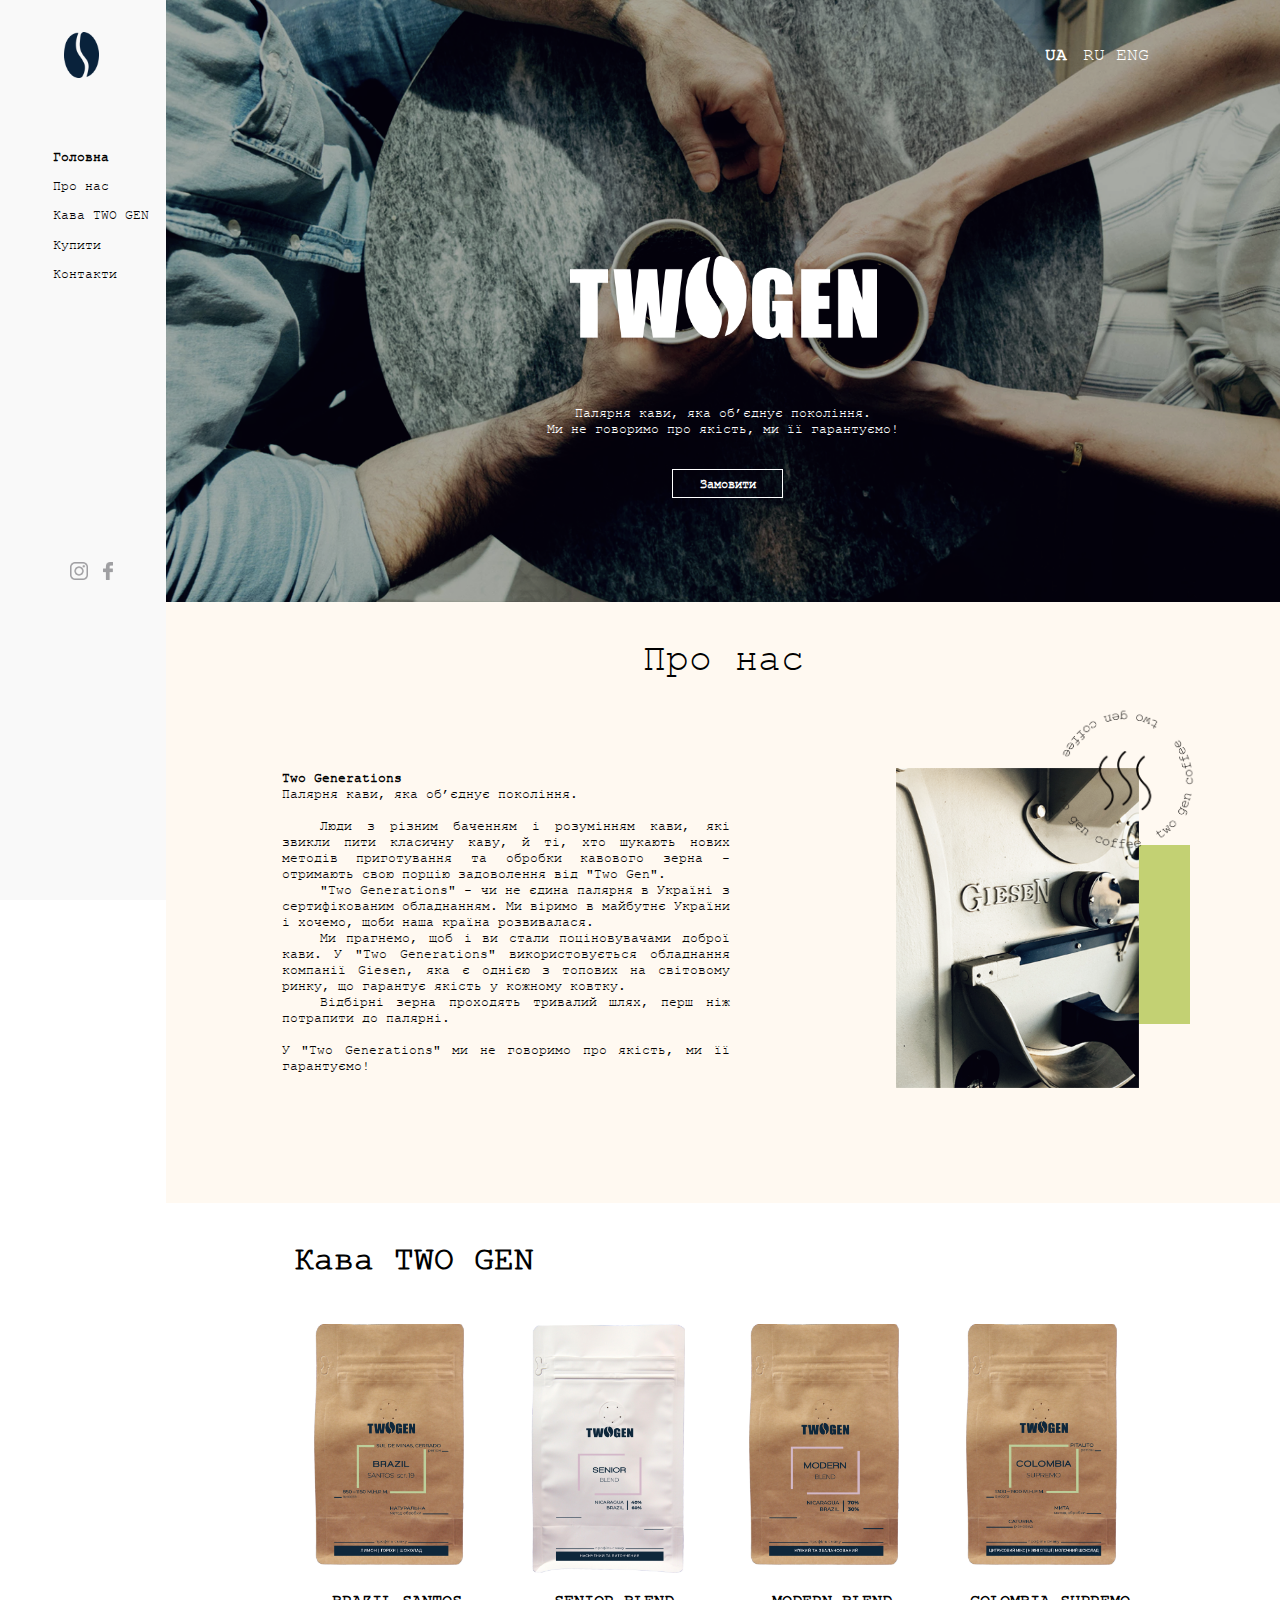
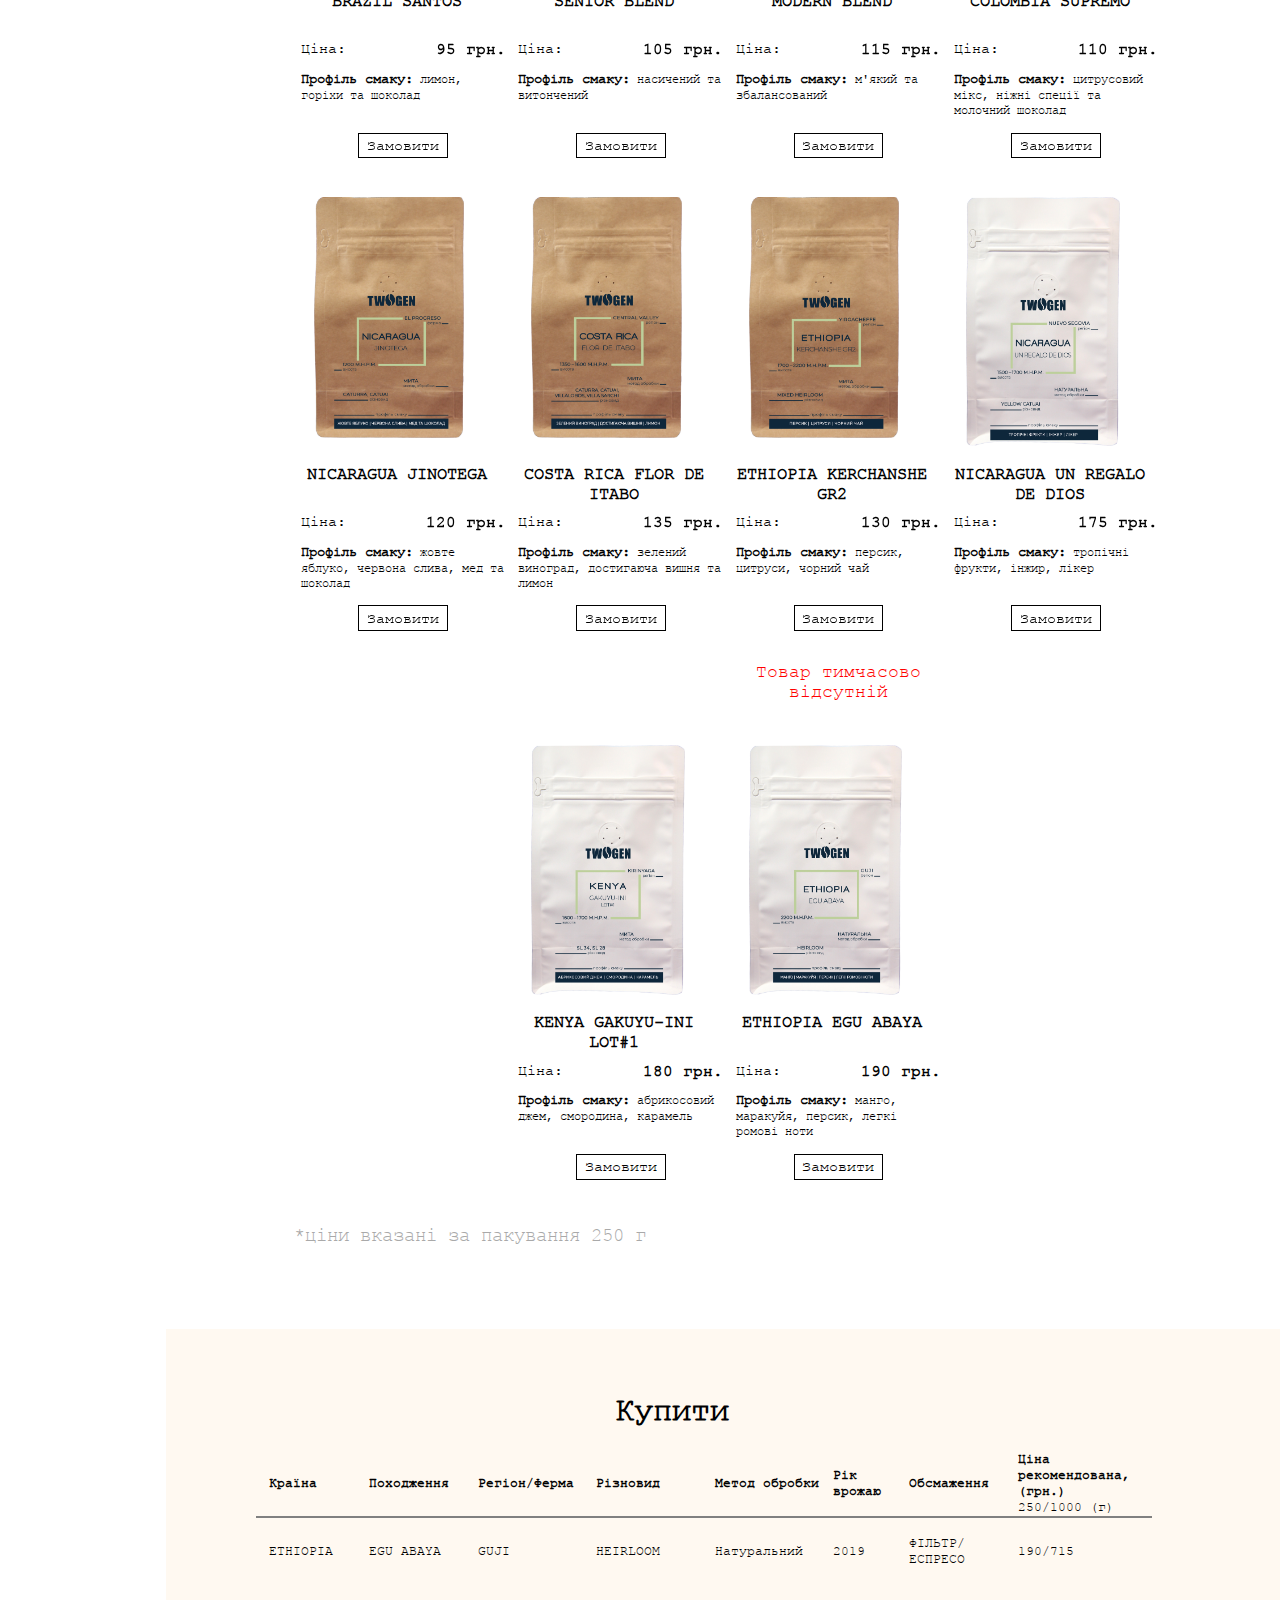
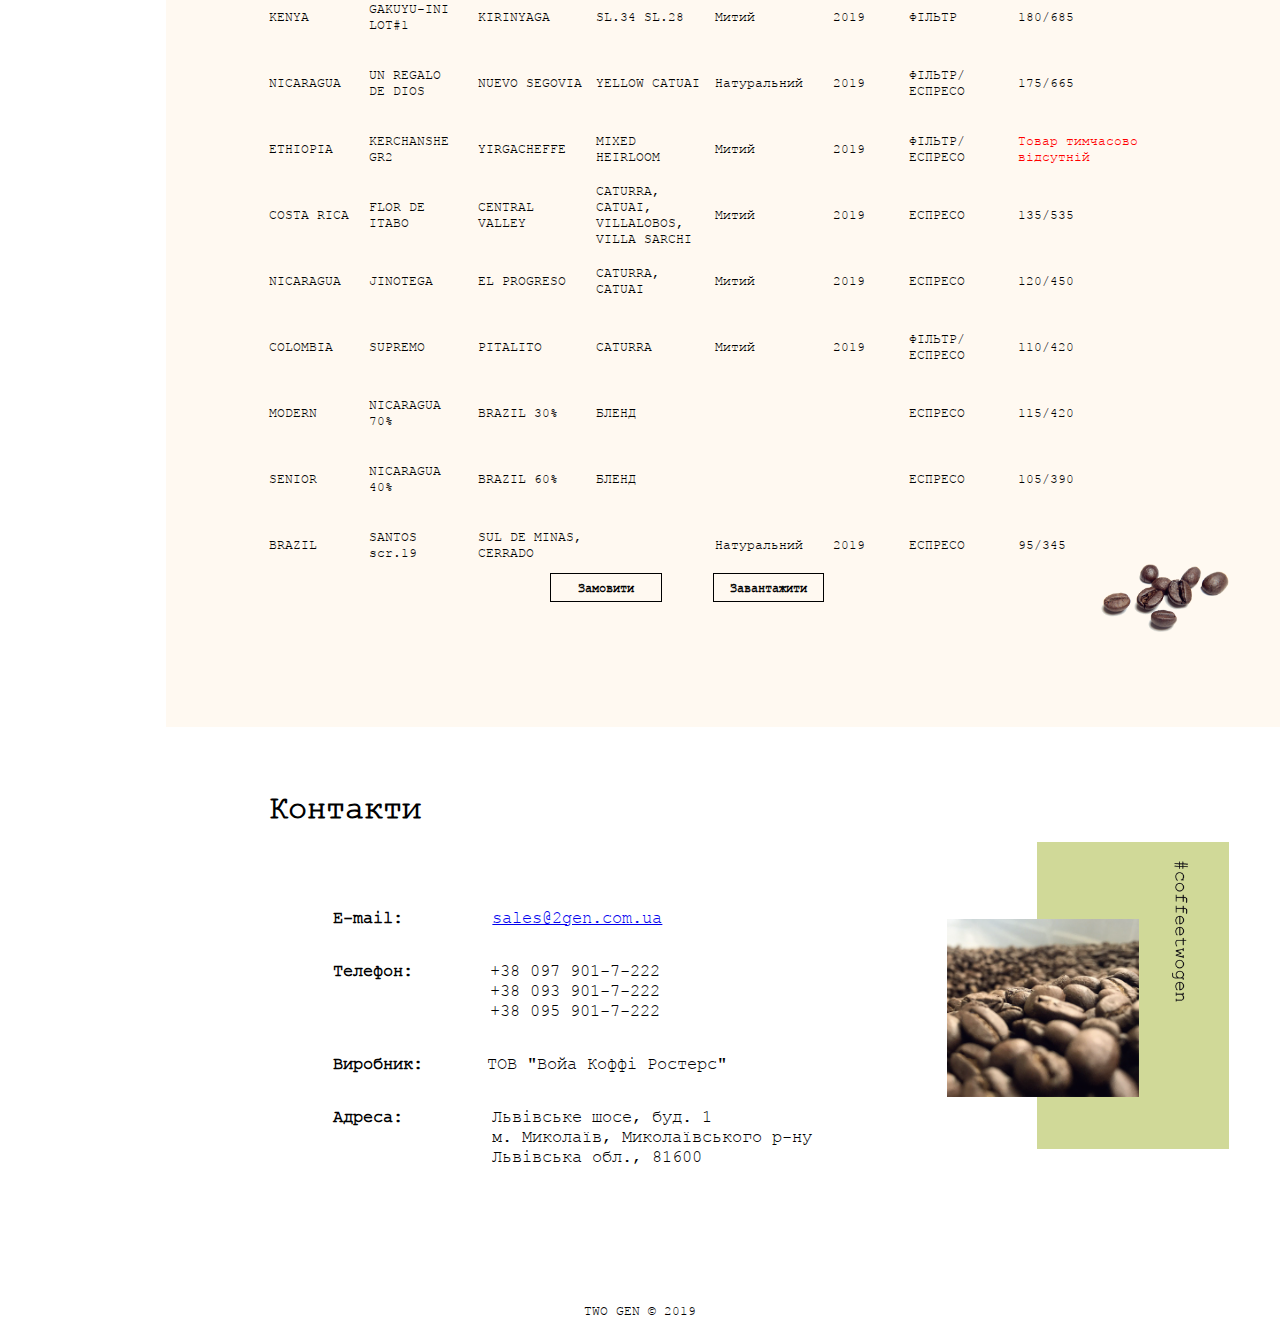
<file: index.html>
<!DOCTYPE html>
<html lang="en">
<head>
    <meta charset="UTF-8">
    <meta name="viewport" content="width=device-width, initial-scale=1.0">
    <meta http-equiv="X-UA-Compatible" content="ie=edge">
    <link rel="stylesheet" href="css/style.css">
    <link rel="stylesheet" href="css/fonts.css">
    <link rel="stylesheet" href="css/burger.css">
    <title>Two Gen</title>
</head>
<body>
    <!-- Load Facebook SDK for JavaScript -->
    <div id="fb-root"></div>
    <script>
      window.fbAsyncInit = function() {
        FB.init({
          xfbml            : true,
          version          : 'v4.0'
        });
      };

      (function(d, s, id) {
      var js, fjs = d.getElementsByTagName(s)[0];
      if (d.getElementById(id)) return;
      js = d.createElement(s); js.id = id;
      js.src = 'https://connect.facebook.net/en_US/sdk/xfbml.customerchat.js';
      fjs.parentNode.insertBefore(js, fjs);
    }(document, 'script', 'facebook-jssdk'));</script>

    <!-- Your customer chat code -->
    <div class="fb-customerchat"
      attribution=install_email
      page_id="101632994558090"
logged_in_greeting="Добрий день! Як ми можемо вам допомогти?"
logged_out_greeting="Добрий день! Як ми можемо вам допомогти?">
    </div>

    <div class="desktop" id="section1">
        <aside>
            <img class="logo_bean" src="img/Logo.png">
            <ul class="menu">
                <li class="menu_item active"><a href="#section1">Головна</a></li>
                <li class="menu_item"><a href="#section2">Про нас</a></li>
                <li class="menu_item"><a href="#section3">Кава TWO GEN</a></li>
                <li class="menu_item"><a href="#section4">Купити</a></li>
                <li class="menu_item"><a href="#section5">Контакти</a></li>
            </ul>
            <div class="social">
                <a href="https://www.instagram.com/2gencoffee/" target="_blank"><img  class="social_insta" src="img/Insta.png"></a>
                <a href="https://www.facebook.com/2gencoffee.roastery/"><img class="social_fb" src="img/Fb.png"></a>
            </div> 
        </aside>
        <section class="main_page">
            <div class="language">
                <div class="circle"><a class="lang active_lang" href="index.html">UA</a></div>
                <div class="circle"><a class="lang" href="russian.html">RU</a></div>
                <div class="circle"><a class="lang" href="english.html">ENG</a></div>
            </div>
            <img class="main_logo" src="img/logotype.png">
            <p class="main_text">Палярня кави, яка об’єднує покоління.<br> Ми не говоримо про якість, ми її гарантуємо!</p>
            <a href="#section3"><button class="order_btn">Замовити</button></a>
        </section>
    </div>
    <div class="desktop" id="section2">
        <section class="about">
            <p class="about_text">Про нас</p>
            <div class="container">
                <div class="about_pargr">
                    <p class="about_prgr_text"><span class="about_bold">Two Generations</span><br>
                        Палярня кави, яка об’єднує покоління.<br><br>
                               
                        <span class="indent"></span>Люди з різним баченням і розумінням кави, які звикли пити класичну каву, й ті, хто шукають нових методів приготування та обробки кавового зерна - отримають свою порцію задоволення від "Two Gen".<br> 
                        <span class="indent"></span>"Two Generations" - чи не єдина палярня в Україні з сертифікованим обладнанням. Ми віримо в майбутнє України і хочемо, щоби наша країна розвивалася.<br>
                        <span class="indent"></span> Ми прагнемо, щоб і ви стали поціновувачами доброї кави. У "Two Generations" використовується обладнання компанії Giesen, яка є однією з топових на світовому ринку, що гарантує якість у кожному ковтку.<br>
                        <span class="indent"></span>Відбірні зерна проходять тривалий шлях, перш ніж потрапити до палярні.<br><br>   У "Two Generations" ми не говоримо про якість, ми її гарантуємо!</p>
                </div>
            </div>
        </section>
        <div class="container2">
            <img class="elem1_sec2" src="img/Elem1_sec2.png">
            <img class="elem2_sec2" src="img/Elem2_sec2.png">
            <img class="elem3_sec2" src="img/Elem3_sec2.png">
        </div>     
    </div>
    <div class="desktop" id="section3">
        <div class="coffee_wraper">
            <p class="coffee_title">Кава TWO GEN</p>
            <div class="coffee_container">
                    <div class="coffee_item item1">
                            <div class="wraper_pack">
                                <img class="coffee_pack" src="img/Packs/brazil_ua.jpg">
                            </div>
                            <h1 class="coffee_name">BRAZIL SANTOS</h1>
                            <div class="box">
                                    <div class="box2">
                                            <!-- <div class="price">Ціна партнерська від 5 кг до 29 кг</div> -->
                                            <div class="price">Ціна:</div>
                                            <div class="box_price">95 грн.</div>
                                        </div>
                                        <!-- <div class="box2">
                                            <div class="price">Ціна рекомендована</div>
                                            <div class="box_price">125 грн.</div>
                                        </div> -->
                                <p class="coffee_about"><span class="bold">Профіль смаку:</span> лимон, горіхи та шоколад</p>
                                <a href="https://bitrix24public.com/twogen.bitrix24.ua/form/6/ldwj6g/"><button class="btn_order">Замовити</button></a>
                            </div>
                    </div>
                    <div class="coffee_item item2">
                            <div class="wraper_pack">
                                <img class="coffee_pack" src="img/Packs/senior_ua.jpg">
                            </div>
                            <h1 class="coffee_name">SENIOR BLEND</h1>
                            <div class="box">
                                    <div class="box2">
                                            <!-- <div class="price">Ціна партнерська від 5 кг до 29 кг</div> -->
                                            <div class="price">Ціна:</div>
                                            <div class="box_price">105 грн.</div>
                                        </div>
                                        <!-- <div class="box2">
                                            <div class="price">Ціна рекомендована</div>
                                            <div class="box_price">125 грн.</div>
                                        </div> -->
                                <p class="coffee_about"><span class="bold">Профіль смаку:</span> насичений та витончений</p>
                                <a href="https://bitrix24public.com/twogen.bitrix24.ua/form/6/ldwj6g/"><button class="btn_order">Замовити</button></a>
                            </div>
                    </div>
                    <div class="coffee_item item3">
                        <div class="wraper_pack">
                            <img class="coffee_pack" src="img/Packs/modern_ua.jpg">
                        </div>
                        <h1 class="coffee_name">MODERN BLEND</h1>
                        <div class="box">
                                <div class="box2">
                                        <!-- <div class="price">Ціна партнерська від 5 кг до 29 кг</div> -->
                                        <div class="price">Ціна:</div>
                                        <div class="box_price">115 грн.</div>
                                    </div>
                                    <!-- <div class="box2">
                                        <div class="price">Ціна рекомендована</div>
                                        <div class="box_price">125 грн.</div>
                                    </div> -->
                            <p class="coffee_about"><span class="bold">Профіль смаку:</span> м'який та збалансований</p>
                            <a href="https://bitrix24public.com/twogen.bitrix24.ua/form/6/ldwj6g/"><button class="btn_order">Замовити</button></a>
                        </div>
                    </div>
                    <div class="coffee_item item4">
                            <div class="wraper_pack">
                                <img class="coffee_pack" src="img/Packs/colombia_ua.jpg">
                            </div>
                            <h1 class="coffee_name">COLOMBIA SUPREMO</h1>
                          
                            <div class="box">
                                <div class="box2">
                                    <!-- <div class="price">Ціна партнерська від 5 кг до 29 кг</div> -->
                                    <div class="price">Ціна:</div>
                                    <div class="box_price">110 грн.</div>
                                </div>
                                <!-- <div class="box2">
                                    <div class="price">Ціна рекомендована</div>
                                    <div class="box_price">135 грн.</div>
                                </div> -->
                                <p class="coffee_about"><span class="bold">Профіль смаку:</span> цитрусовий мікс, ніжні спеції та молочний шоколад</p>
                                <a href="https://bitrix24public.com/twogen.bitrix24.ua/form/6/ldwj6g/"><button class="btn_order">Замовити</button></a>
                            </div>
                    </div>
            </div>
            <div class="coffee_container">
                <div class="coffee_item item5">
                    <div class="wraper_pack">
                        <img class="coffee_pack" src="img/Packs/nikaragua_jinoteca_ua.jpg">
                    </div>
                    <h1 class="coffee_name">NICARAGUA JINOTEGA</h1>
                    <div class="box">
                            <div class="box2">
                                <!-- <div class="price">Ціна партнерська від 5 кг до 29 кг</div> -->
                                <div class="price">Ціна:</div>
                                <div class="box_price">120 грн.</div>
                            </div>
                            <!-- <div class="box2">
                                <div class="price">Ціна рекомендована</div>
                                <div class="box_price">150 грн.</div>
                            </div> -->
                        <p class="coffee_about"><span class="bold">Профіль смаку:</span> жовте яблуко, червона слива, мед та шоколад</p>
                        <a href="https://bitrix24public.com/twogen.bitrix24.ua/form/6/ldwj6g/"><button class="btn_order">Замовити</button></a>
                    </div>
                </div> 
                <div class="coffee_item item6">
                    <div class="wraper_pack">
                        <img class="coffee_pack" src="img/Packs/costarica_ua.jpg">
                    </div>
                    <h1 class="coffee_name">COSTA RICA FLOR DE ITABO</h1>
                   
                    <div class="box">
                            <div class="box2">
                                    <!-- <div class="price">Ціна партнерська від 5 кг до 29 кг</div> -->
                                    <div class="price">Ціна:</div>
                                    <div class="box_price">135 грн.</div>
                                </div>
                                <!-- <div class="box2">
                                    <div class="price">Ціна рекомендована</div>
                                    <div class="box_price">170 грн.</div>
                                </div> -->
                        <p class="coffee_about"><span class="bold">Профіль смаку:</span> зелений виноград, достигаюча вишня та лимон</p>
                        <a href="https://bitrix24public.com/twogen.bitrix24.ua/form/6/ldwj6g/"><button class="btn_order" disabled>Замовити</button></a>
                        <!-- <p class="not_available">Товар тимчасово відсутній</p> -->
                    </div>
                </div>
                <div class="coffee_item item7">
                        <div class="wraper_pack">
                            <img class="coffee_pack" src="img/Packs/ethiopia_kerch_ua.jpg">
                        </div>
                        <h1 class="coffee_name">ETHIOPIA KERCHANSHE GR2</h1>
                        <div class="box">
                                <div class="box2">
                                        <!-- <div class="price">Ціна партнерська від 5 кг до 29 кг</div> -->
                                        <div class="price">Ціна:</div>
                                        <div class="box_price">130 грн.</div>
                                </div>
                                    <!-- <div class="box2">
                                        <div class="price">Ціна рекомендована</div>
                                        <div class="box_price">185 грн.</div>
                                    </div> -->
                            <p class="coffee_about"><span class="bold">Профіль смаку:</span> персик, цитруси, чорний чай</p>
                            <a href="https://bitrix24public.com/twogen.bitrix24.ua/form/6/ldwj6g/"><button class="btn_order" disabled>Замовити</button></a>
                            <p class="not_available">Товар тимчасово відсутній</p>
                        </div>
                </div>
                <div class="coffee_item item8">
                        <div class="wraper_pack">
                            <img class="coffee_pack" src="img/Packs/nikaragua_unregalo_ua.jpg">
                        </div>
                        <h1 class="coffee_name">NICARAGUA UN REGALO DE DIOS</h1>
                      
                        <div class="box">
                            <div class="box2">
                                <!-- <div class="price">Ціна партнерська від 5 кг до 29 кг</div> -->
                                <div class="price">Ціна:</div>
                                <div class="box_price">175 грн.</div>
                            </div>
                            <!-- <div class="box2">
                                <div class="price">Ціна рекомендована</div>
                                <div class="box_price">236 грн.</div>
                            </div> -->
                            <p class="coffee_about"><span class="bold">Профіль смаку:</span> тропічні фрукти, інжир, лікер</p>
                            <a href="https://bitrix24public.com/twogen.bitrix24.ua/form/6/ldwj6g/"><button class="btn_order">Замовити</button></a>
                        </div>
                </div> 
            </div>
            <div class="coffee_container row2">
                <div class="coffee_item item9">
                    <div class="wraper_pack">
                        <img class="coffee_pack" src="img/Packs/kenia_ua.jpg">
                    </div>
                    <h1 class="coffee_name">KENYA GAKUYU-INI LOT#1</h1>
                  
                    <div class="box">
                        <div class="box2">
                            <!-- <div class="price">Ціна партнерська від 5 кг до 29 кг</div> -->
                            <div class="price">Ціна:</div>
                            <div class="box_price">180 грн.</div>
                        </div>
                        <!-- <div class="box2">
                            <div class="price">Ціна рекомендована</div>
                            <div class="box_price">236 грн.</div>
                        </div> -->
                        <p class="coffee_about"><span class="bold">Профіль смаку:</span> абрикосовий джем, смородина, карамель</p>
                        <a href="https://bitrix24public.com/twogen.bitrix24.ua/form/6/ldwj6g/"><button class="btn_order">Замовити</button></a>
                    </div>
                </div>
                <div class="coffee_item item10">
                <div class="wraper_pack">
                    <img class="coffee_pack" src="img/Packs/ethiopia_egu_ua.jpg">
                </div>
                <h1 class="coffee_name">ETHIOPIA EGU ABAYA</h1>
               
                <div class="box">
                        <div class="box2">
                            <!-- <div class="price">Ціна партнерська від 5 кг до 29 кг</div> -->
                            <div class="price">Ціна:</div>
                            <div class="box_price">190 грн.</div>
                        </div>
                        <!-- <div class="box2">
                            <div class="price">Ціна рекомендована</div>
                            <div class="box_price">245 грн.</div>
                        </div> -->
                    <p class="coffee_about"><span class="bold">Профіль смаку:</span> манго, маракуйя, персик, легкі ромові ноти</p>
                    <a href="https://bitrix24public.com/twogen.bitrix24.ua/form/6/ldwj6g/"><button class="btn_order">Замовити</button></a>
                </div>
                </div>
            </div>
            <p class="value_pack">*ціни вказані за пакування 250 г</p>
            <!-- <p class="discount_p">Система знижок</p> -->
            <!-- <table class="discount_table">
                    <tr class="disc_tr">
                        <td class="disc_td">Від 30-99 кг</td>
                        <td class="disc_td">11%</td>
                    </tr>
                    <tr class="disc_tr">
                        <td class="disc_td">Від 100-199 кг</td>
                        <td class="disc_td">16,5%</td>
                    </tr>
                    <tr class="disc_tr">
                        <td class="disc_td">Від 200 кг і вище</td>
                        <td class="disc_td">22%</td>
                    </tr>
            </table> -->
        </div>     
    </div>
    <div class="desktop" id="section4">
        <div class="box_opt">
            <div class="opt_container">
                <h1 class="opt_buy">Купити</h1>
                <table class="opt_table">
                    <tr class="underline">
                        <th class="table_bold">Країна</th>
                        <th class="table_bold">Походження</th>
                        <th class="table_bold">Регіон/Ферма</th>
                        <th class="table_bold">Різновид</th>
                        <th class="table_bold">Метод обробки</th>
                        <th class="table_bold">Рік врожаю</th>
                        <th class="table_bold">Обсмаження</th>
                        <!-- <th class="table_bold">Ціна партнерська, (грн.)<br>
                        <span class="light">250/1000 (г)</span></th> -->
                        <th class="table_bold">Ціна рекомендована, (грн.)<br>
                        <span class="light">250/1000 (г)</span>
                        </th>
                    </tr>
                    <tr class="1">
                        <td>ETHIOPIA</td>
                        <td>EGU ABAYA</td>
                        <td>GUJI</td>
                        <td>HEIRLOOM</td>
                        <td>Натуральний</td>
                        <td>2019</td>
                        <td>ФІЛЬТР/ЕСПРЕСО</td>
                        <!-- <td>180/690</td> -->
                        <td>190/715</td>
                    </tr>
                    <tr class="2">
                        <td>KENYA</td>
                        <td>GAKUYU-INI LOT#1</td>
                        <td>KIRINYAGA</td>
                        <td>SL.34 SL.28</td>
                        <td>Митий</td>
                        <td>2019</td>
                        <td>ФІЛЬТР</td>
                        <!-- <td>170/660</td> -->
                        <td>180/685</td>
                    </tr>
                    <tr class="3">
                        <td>NICARAGUA</td>
                        <td>UN REGALO DE DIOS</td>
                        <td>NUEVO SEGOVIA</td>
                        <td>YELLOW CATUAI</td>
                        <td>Натуральний</td>
                        <td>2019</td>
                        <td>ФІЛЬТР/ЕСПРЕСО</td>
                        <!-- <td>165/640</td> -->
                        <td>175/665</td>
                    </tr> 
                    <tr class="4">
                        <td>ETHIOPIA</td>
                        <td>KERCHANSHE GR2</td>
                        <td>YIRGACHEFFE</td>
                        <td>MIXED HEIRLOOM</td>
                        <td>Митий</td>
                        <td>2019</td>
                        <td>ФІЛЬТР/ЕСПРЕСО</td>
                        <!-- <td>130/495</td>
                        <td>185/745</td> -->
                        <td style="color:red" colspan="2">Товар тимчасово відсутній</td>
                    </tr>
                    <tr class="5">
                        <td>COSTA RICA</td>
                        <td>FLOR DE ITABO</td>
                        <td>CENTRAL VALLEY</td>
                        <td>CATURRA, CATUAI, VILLALOBOS, VILLA SARCHI</td>
                        <td>Митий</td>
                        <td>2019</td>
                        <td>ЕСПРЕСО</td>
                        <!-- <td>120/450</td> -->
                        <td>135/535</td>
                        <!-- <td style="color: red;" colspan="2">Товар тимчасово відсутній</td> -->
                    </tr>
                    <tr class="6">
                        <td>NICARAGUA</td>
                        <td>JINOTEGA</td>
                        <td>EL PROGRESO</td>
                        <td>CATURRA, CATUAI</td>
                        <td>Митий</td>
                        <td>2019</td>
                        <td>ЕСПРЕСО</td>
                        <!-- <td>105/400</td> -->
                        <td>120/450</td>
                    </tr>
                    <tr class="7">
                        <td>COLOMBIA</td>
                        <td>SUPREMO</td>
                        <td>PITALITO</td>
                        <td>CATURRA</td>
                        <td>Митий</td>
                        <td>2019</td>
                        <td>ФІЛЬТР/ЕСПРЕСО</td>
                        <!-- <td>95/360</td> -->
                        <td>110/420</td>
                    </tr>
                    <tr class="8">
                        <td>MODERN</td>
                        <td>NICARAGUA 70%</td>
                        <td>BRAZIL 30%</td>
                        <td>БЛЕНД</td>
                        <td></td>
                        <td></td>
                        <td>ЕСПРЕСО</td>
                        <!-- <td>95/360</td> -->
                        <td>115/420</td>
                    </tr>
                    <tr class="9">
                        <td>SENIOR</td>
                        <td>NICARAGUA 40%</td>
                        <td>BRAZIL 60%</td>
                        <td>БЛЕНД</td>
                        <td></td>
                        <td></td>
                        <td>ЕСПРЕСО</td>
                        <!-- <td>90/345</td> -->
                        <td>105/390</td>
                    </tr>
                    <tr class="10">
                        <td>BRAZIL</td>
                        <td>SANTOS scr.19</td>
                        <td>SUL DE MINAS, CERRADO</td>
                        <td></td>
                        <td>Натуральний</td>
                        <td>2019</td>
                        <td>ЕСПРЕСО</td>
                        <!-- <td>83/330</td> -->
                        <td>95/345</td>
                    </tr>      
                </table>
                <!-- <p class="price_date">*ціни дійсні до 31.03.2020</p> -->
                <div class="box_buttons">
                    <a href="https://bitrix24public.com/twogen.bitrix24.ua/form/6/ldwj6g/"><button class="opt_order">Замовити</button></a>
                    <a href="prices/prices_ukr.pdf"  download="prices"><button class="opt_order">Завантажити</button></a>
                </div>
                <img class="coffee_beans_opt" src="img/Coffee-Beans-section4.png">
            </div>
        </div>  
    </div>  
    <div class="desktop" id="section5">
        <div class="contacts_container">
            <div class="contacts_box">
                <h1 class="contacts_head">Контакти</h1>
                <div class="email">
                    <p class="email_p">E-mail:</p>
                    <p class="email_mail mail_ua"><a href="mailto:sales@2gen.com.ua">sales@2gen.com.ua</a></p>
                </div>
                <div class="mobile_sec">
                    <p class="mobile_p">Телефон:</p>
                    <p class="mobile_mob mob_ua">+38 097 901-7-222<br>
                                          +38 093 901-7-222<br>
                                          +38 095 901-7-222</p>
                </div>
                <div class="productor">
                    <p class="productor_p">Виробник:</p>
                    <p class="productor_prod prod_ua">ТОВ "Войа Коффі Ростерс"</p>
                </div>
                <div class="adress">
                    <p class="adress_p">Адреса:</p>
                    <p class="adress_adr adr_ua">Львівське шосе, буд. 1<br>
                                        м. Миколаїв, Миколаївського р-ну<br>
                                        Львівська обл., 81600</p>
                </div>
            </div>
            <div class="contacts_box2">
                <img class="elem1" src="img/Elem1_sec5.png">
                <img class="elem2" src="img/Elem2_sec5.png">
                <img class="elem3" src="img/Elem3_sec5.png">
            </div>
        </div> 
    </div> 
    <p class="twogen">TWO GEN &copy; 2019</p>
   <div class="mobile">
        <!-- Load Facebook SDK for JavaScript -->
              <div id="fb-root"></div>
              <script>
                window.fbAsyncInit = function() {
                  FB.init({
                    xfbml            : true,
                    version          : 'v4.0'
                  });
                };
        
                (function(d, s, id) {
                var js, fjs = d.getElementsByTagName(s)[0];
                if (d.getElementById(id)) return;
                js = d.createElement(s); js.id = id;
                js.src = 'https://connect.facebook.net/en_US/sdk/xfbml.customerchat.js';
                fjs.parentNode.insertBefore(js, fjs);
              }(document, 'script', 'facebook-jssdk'));</script>
        
              <!-- Your customer chat code -->
              <div class="fb-customerchat"
                attribution=install_email
                page_id="101632994558090"
          logged_in_greeting="Добрий день! Як ми можемо вам допомогти?"
          logged_out_greeting="Добрий день! Як ми можемо вам допомогти?">
        </div>
    <header>
        <div class="language">
            <div class="circle"><a class="lang active_lang" href="index.html">UA</a></div>
            <div class="circle"><a class="lang" href="russian.html">RU</a></div>
            <div class="circle"><a class="lang" href="english.html">ENG</a></div>
        </div>
        <img class="head_logo" src="img/LOGO-01.png">
        <button class="hamburger">&#9776;</button>
        <button class="cross">&#735;</button>
    </header>
    <div class="menu_mobile">
      <ul>
        <a href="#main_mobile"><li>Головна</li></a>
        <a href="#about_mobile"><li>Про нас</li></a>
        <a href="#coffee_mobile"><li>Кава TWOGEN</li></a>
        <a href="#contacts_mobile"><li>Контакти</li></a>
      </ul>
    </div>
    <section id="main_mobile">
        <img class="mobile_bg" src="img/Mobile_bg.png">
        <img class="logo_mobile" src="img/logotype.png">
        <p class="main_text">Палярня кави, яка об’єднує покоління.<br> Ми не говоримо про якість, ми її гарантуємо!</p>
        <a href="#coffee_mobile"><button class="order_btn">Замовити</button></a>
    </section>
    <section id="about_mobile">
            <p class="about_text">Про нас</p>
            <div class="container">
                <div class="about_pargr">
                    <p class="about_prgr_text"><span class="about_bold">Two Generations</span><br>
                        Палярня кави, яка об’єднує покоління.<br><br>
                               
                        <span class="indent"></span>Люди з різним баченням і розумінням кави, які звикли пити класичну каву, й ті, хто шукають нових методів приготування та обробки кавового зерна - отримають свою порцію задоволення від "Two Gen".<br> 
                        <span class="indent"></span>"Two Generations" - чи не єдина палярня в Україні з сертифікованим обладнанням. Ми віримо в майбутнє України і хочемо, щоби наша країна розвивалася.<br>
                        <span class="indent"></span> Ми прагнемо, щоб і ви стали поціновувачами доброї кави. У "Two Generations" використовується обладнання компанії Giesen, яка є однією з топових на світовому ринку, що гарантує якість у кожному ковтку.<br>
                        <span class="indent"></span>Відбірні зерна проходять тривалий шлях, перш ніж потрапити до палярні.<br><br>   У "Two Generations" ми не говоримо про якість, ми її гарантуємо!</p>
                </div>
            </div>
        <div class="container2">
            <img class="elem1_sec2" src="img/Elem1_sec2.png">
            <img class="elem2_sec2" src="img/Elem2_sec2.png">
            <img class="elem3_sec2" src="img/Elem3_sec2.png">
        </div>     
    </section>
    <section id="coffee_mobile">
            <div class="coffee_wraper">
                <p class="coffee_title">Кава TWO GEN</p>
                <div class="coffee_container">
                        <div class="coffee_item item1">
                                <img class="coffee_pack" src="img/Packs/brazil_ua.jpg">
                                <h1 class="coffee_name">BRAZIL SANTOS</h1>
                                <div class="box">
                                        <div class="box2">
                                                <!-- <div class="price">Ціна партнерська від 5 кг до 29 кг</div> -->
                                                <div class="price">Ціна:</div>
                                                <div class="box_price">95 грн.</div>
                                            </div>
                                            <!-- <div class="box2">
                                                <div class="price">Ціна рекомендована</div>
                                                <div class="box_price">125 грн.</div>
                                            </div> -->
                                    <p class="coffee_about"><span class="bold">Профіль смаку:</span> лимон, горіхи та шоколад</p>
                                    <a href="https://bitrix24public.com/twogen.bitrix24.ua/form/6/ldwj6g/"><button class="btn_order">Замовити</button></a>
                                </div>
                        </div>
                        <div class="coffee_item item2">
                            <div class="wraper_pack">
                                <img class="coffee_pack" src="img/Packs/senior_ua.jpg">
                            </div>
                            <h1 class="coffee_name">SENIOR BLEND</h1>
                            <div class="box">
                                    <div class="box2">
                                            <!-- <div class="price">Ціна партнерська від 5 кг до 29 кг</div> -->
                                            <div class="price">Ціна:</div>
                                            <div class="box_price">105 грн.</div>
                                        </div>
                                        <!-- <div class="box2">
                                            <div class="price">Ціна рекомендована</div>
                                            <div class="box_price">125 грн.</div>
                                        </div> -->
                                <p class="coffee_about"><span class="bold">Профіль смаку:</span> насичений та витончений</p>
                                <a href="https://bitrix24public.com/twogen.bitrix24.ua/form/6/ldwj6g/"><button class="btn_order">Замовити</button></a>
                            </div>
                        </div>
                        <div class="coffee_item item3">
                            <div class="wraper_pack">
                                <img class="coffee_pack" src="img/Packs/modern_ua.jpg">
                            </div>
                            <h1 class="coffee_name">MODERN BLEND</h1>
                            <div class="box">
                                    <div class="box2">
                                            <!-- <div class="price">Ціна партнерська від 5 кг до 29 кг</div> -->
                                            <div class="price">Ціна:</div>
                                            <div class="box_price">115 грн.</div>
                                        </div>
                                        <!-- <div class="box2">
                                            <div class="price">Ціна рекомендована</div>
                                            <div class="box_price">125 грн.</div>
                                        </div> -->
                                <p class="coffee_about"><span class="bold">Профіль смаку:</span> м'який та збалансований</p>
                                <a href="https://bitrix24public.com/twogen.bitrix24.ua/form/6/ldwj6g/"><button class="btn_order">Замовити</button></a>
                            </div>
                        </div>
                        <div class="coffee_item item4">
                                <img class="coffee_pack" src="img/Packs/colombia_ua.jpg">
                                <h1 class="coffee_name">COLOMBIA SUPREMO</h1>
                                <div class="box">
                                        <div class="box2">
                                                <!-- <div class="price">Ціна партнерська від 5 кг до 29 кг</div> -->
                                                <div class="price">Ціна:</div>
                                                <div class="box_price">110 грн.</div>
                                            </div>
                                            <!-- <div class="box2">
                                                <div class="price">Ціна рекомендована</div>
                                                <div class="box_price">135 грн.</div>
                                            </div> -->
                                    <p class="coffee_about"><span class="bold">Профіль смаку:</span> цитрусовий мікс, ніжні спеції та молочний шоколад</p>
                                    <a href="https://bitrix24public.com/twogen.bitrix24.ua/form/6/ldwj6g/"><button class="btn_order">Замовити</button></a>
                                </div>
                        </div>
                        <div class="coffee_item item5">
                            <img class="coffee_pack" src="img/Packs/nikaragua_jinoteca_ua.jpg">
                            <h1 class="coffee_name">NICARAGUA JINOTEGA</h1>
                            <div class="box">
                                    <div class="box2">
                                            <!-- <div class="price">Ціна партнерська від 5 кг до 29 кг</div> -->
                                            <div class="price">Ціна:</div>
                                            <div class="box_price">120 грн.</div>
                                        </div>
                                        <!-- <div class="box2">
                                            <div class="price">Ціна рекомендована</div>
                                            <div class="box_price">150 грн.</div>
                                        </div> -->
                                <p class="coffee_about"><span class="bold">Профіль смаку:</span> жовте яблуко, червона слива, мед та шоколад</p>
                                <a href="https://bitrix24public.com/twogen.bitrix24.ua/form/6/ldwj6g/"><button class="btn_order">Замовити</button></a>
                            </div>
                        </div>
                        <div class="coffee_item item6">
                                <img class="coffee_pack" src="img/Packs/costarica_ua.jpg">
                                <h1 class="coffee_name">COSTA RICA FLOR DE ITABO</h1>
                                <div class="box">
                                        <div class="box2">
                                                <!-- <div class="price">Ціна партнерська від 5 кг до 29 кг</div> -->
                                                <div class="price">Ціна:</div>
                                                <div class="box_price">135 грн.</div>
                                            </div>
                                            <!-- <div class="box2">
                                                <div class="price">Ціна рекомендована</div>
                                                <div class="box_price">170 грн.</div>
                                            </div> -->
                                    <p class="coffee_about"><span class="bold">Профіль смаку:</span> зелений виноград, достигаюча вишня та лимон</p>
                                    <a href="https://bitrix24public.com/twogen.bitrix24.ua/form/6/ldwj6g/"><button class="btn_order" disabled>Замовити</button></a>
                                    <!-- <p class="not_available">Товар тимчасово відсутній</p> -->
                                </div>
                        </div>
                        <div class="coffee_item item7">
                            <div class="wraper_pack">
                                <img class="coffee_pack" src="img/Packs/ethiopia_kerch_ua.jpg">
                            </div>
                            <h1 class="coffee_name">ETHIOPIA KERCHANSHE GR2</h1>
                            <div class="box">
                                    <div class="box2">
                                            <!-- <div class="price">Ціна партнерська від 5 кг до 29 кг</div> -->
                                            <div class="price">Ціна:</div>
                                            <div class="box_price">130 грн.</div>
                                        </div>
                                        <!-- <div class="box2">
                                            <div class="price">Ціна рекомендована</div>
                                            <div class="box_price">185 грн.</div>
                                        </div> -->
                                <p class="coffee_about"><span class="bold">Профіль смаку:</span> персик, цитруси, чорний чай</p>
                                <a href="https://bitrix24public.com/twogen.bitrix24.ua/form/6/ldwj6g/"><button class="btn_order" disabled>Замовити</button></a>
                                <p class="not_available">Товар тимчасово відсутній</p>
                            </div>
                        </div>
                        <div class="coffee_item item8">
                                <div class="wraper_pack">
                                    <img class="coffee_pack" src="img/Packs/nikaragua_unregalo_ua.jpg">
                                </div>
                                <h1 class="coffee_name">NICARAGUA UN REGALO DE DIOS</h1>
                            
                                <div class="box">
                                    <div class="box2">
                                        <!-- <div class="price">Ціна партнерська від 5 кг до 29 кг</div> -->
                                        <div class="price">Ціна:</div>
                                        <div class="box_price">175 грн.</div>
                                    </div>
                                    <!-- <div class="box2">
                                        <div class="price">Ціна рекомендована</div>
                                        <div class="box_price">236 грн.</div>
                                    </div> -->
                                    <p class="coffee_about"><span class="bold">Профіль смаку:</span> тропічні фрукти, інжир, лікер</p>
                                    <a href="https://bitrix24public.com/twogen.bitrix24.ua/form/6/ldwj6g/"><button class="btn_order">Замовити</button></a>
                                </div>
                        </div>
                        <div class="coffee_item item9">
                            <div class="wraper_pack">
                                <img class="coffee_pack" src="img/Packs/kenia_ua.jpg">
                            </div>
                            <h1 class="coffee_name">KENYA GAKUYU-INI LOT#1</h1>
                          
                            <div class="box">
                                <div class="box2">
                                    <!-- <div class="price">Ціна партнерська від 5 кг до 29 кг</div> -->
                                    <div class="price">Ціна:</div>
                                    <div class="box_price">180 грн.</div>
                                </div>
                                <!-- <div class="box2">
                                    <div class="price">Ціна рекомендована</div>
                                    <div class="box_price">236 грн.</div>
                                </div> -->
                                <p class="coffee_about"><span class="bold">Профіль смаку:</span> абрикосовий джем, смородина, карамель</p>
                                <a href="https://bitrix24public.com/twogen.bitrix24.ua/form/6/ldwj6g/"><button class="btn_order">Замовити</button></a>
                            </div>
                        </div>
                        <div class="coffee_item item10">
                        <div class="wraper_pack">
                            <img class="coffee_pack" src="img/Packs/ethiopia_egu_ua.jpg">
                        </div>
                        <h1 class="coffee_name">ETHIOPIA EGU ABAYA</h1>
                        <div class="box">
                                <div class="box2">
                                    <!-- <div class="price">Ціна партнерська від 5 кг до 29 кг</div> -->
                                    <div class="price">Ціна:</div>
                                    <div class="box_price">190 грн.</div>
                                <!-- </div>
                                <div class="box2">
                                    <div class="price">Ціна рекомендована</div>
                                    <div class="box_price">245 грн.</div>
                                </div> -->
                                </div>
                                <p class="coffee_about"><span class="bold">Профіль смаку:</span> манго, маракуйя, персик, легкі ромові ноти</p>
                                <a href="https://bitrix24public.com/twogen.bitrix24.ua/form/6/ldwj6g/"><button class="btn_order">Замовити</button></a>
                        </div> 
                            <p class="value_pack">*ціни вказані за пакування 250 г</p>
                        </div>  
                </div> 
            <!-- <p class="discount_p">Система знижок</p>
            <table class="discount_table">
                <tr class="disc_tr">
                    <td class="disc_td">Від 30-99 кг</td>
                    <td class="disc_td">11%</td>
                </tr>
                <tr class="disc_tr">
                    <td class="disc_td">Від 100-199 кг</td>
                    <td class="disc_td">16,5%</td>
                </tr>
                <tr class="disc_tr">
                    <td class="disc_td">Від 200 кг і вище</td>
                    <td class="disc_td">22%</td>
                </tr>
            </table> -->
    </section>
    <section id="opt_mobile">
            <div class="opt_container">
                    <h1 class="opt_buy">Купити</h1>
                    <div class="table_wraper" style='overflow-x:auto'>
                        <table class="opt_table">
                            <tr class="underline">
                                <th class="table_bold">Країна</th>
                                <th class="table_bold">Походження</th>
                                <th class="table_bold">Регіон/Ферма</th>
                                <th class="table_bold">Різновид</th>
                                <th class="table_bold">Метод обробки</th>
                                <th class="table_bold">Рік врожаю</th>
                                <th class="table_bold">Обсмаження</th>
                                <!-- <th class="table_bold">Ціна партнерська, (грн.)<br>
                                <span class="light">250/1000 (г)</span></th> -->
                                <th class="table_bold">Ціна рекомендована, (грн.)<br>
                                <span class="light">250/1000 (г)</span>
                                </th>
                            </tr>
                            <tr class="1">
                                <td>ETHIOPIA</td>
                                <td>EGU ABAYA</td>
                                <td>GUJI</td>
                                <td>HEIRLOOM</td>
                                <td>Натуральний</td>
                                <td>2019</td>
                                <td>ФІЛЬТР/ЕСПРЕСО</td>
                                <!-- <td>180/690</td> -->
                                <td>190/715</td>
                            </tr>
                            <tr class="2">
                                <td>KENYA</td>
                                <td>GAKUYU-INI LOT#1</td>
                                <td>KIRINYAGA</td>
                                <td>SL.34 SL.28</td>
                                <td>Митий</td>
                                <td>2019</td>
                                <td>ФІЛЬТР</td>
                                <!-- <td>170/660</td> -->
                                <td>180/685</td>
                            </tr>
                            <tr class="3">
                                <td>NICARAGUA</td>
                                <td>UN REGALO DE DIOS</td>
                                <td>NUEVO SEGOVIA</td>
                                <td>YELLOW CATUAI</td>
                                <td>Натуральний</td>
                                <td>2019</td>
                                <td>ФІЛЬТР/ЕСПРЕСО</td>
                                <!-- <td>165/640</td> -->
                                <td>175/665</td>
                            </tr> 
                            <tr class="4">
                                <td>ETHIOPIA</td>
                                <td>KERCHANSHE GR2</td>
                                <td>YIRGACHEFFE</td>
                                <td>MIXED HEIRLOOM</td>
                                <td>Митий</td>
                                <td>2019</td>
                                <td>ФІЛЬТР/ЕСПРЕСО</td>
                                <!-- <td>130/495</td>
                                <td>185/745</td> -->
                                <td style="color:red" colspan="2">Товар тимчасово відсутній</td>
                            </tr>
                            <tr class="5">
                                <td>COSTA RICA</td>
                                <td>FLOR DE ITABO</td>
                                <td>CENTRAL VALLEY</td>
                                <td>CATURRA, CATUAI, VILLALOBOS, VILLA SARCHI</td>
                                <td>Митий</td>
                                <td>2019</td>
                                <td>ЕСПРЕСО</td>
                                <!-- <td>120/450</td> -->
                                <td>135/535</td>
                                <!-- <td style="color: red;" colspan="2">Товар тимчасово відсутній</td> -->
                            </tr>
                            <tr class="6">
                                <td>NICARAGUA</td>
                                <td>JINOTEGA</td>
                                <td>EL PROGRESO</td>
                                <td>CATURRA, CATUAI</td>
                                <td>Митий</td>
                                <td>2019</td>
                                <td>ЕСПРЕСО</td>
                                <!-- <td>105/400</td> -->
                                <td>120/450</td>
                            </tr>
                            <tr class="7">
                                <td>COLOMBIA</td>
                                <td>SUPREMO</td>
                                <td>PITALITO</td>
                                <td>CATURRA</td>
                                <td>Митий</td>
                                <td>2019</td>
                                <td>ФІЛЬТР/ЕСПРЕСО</td>
                                <!-- <td>95/360</td> -->
                                <td>110/420</td>
                            </tr>
                            <tr class="8">
                                <td>MODERN</td>
                                <td>NICARAGUA 70%</td>
                                <td>BRAZIL 30%</td>
                                <td>БЛЕНД</td>
                                <td></td>
                                <td></td>
                                <td>ЕСПРЕСО</td>
                                <!-- <td>95/360</td> -->
                                <td>115/420</td>
                            </tr>
                            <tr class="9">
                                <td>SENIOR</td>
                                <td>NICARAGUA 40%</td>
                                <td>BRAZIL 60%</td>
                                <td>БЛЕНД</td>
                                <td></td>
                                <td></td>
                                <td>ЕСПРЕСО</td>
                                <!-- <td>90/345</td> -->
                                <td>105/390</td>
                            </tr>
                            <tr class="10">
                                <td>BRAZIL</td>
                                <td>SANTOS scr.19</td>
                                <td>SUL DE MINAS, CERRADO</td>
                                <td></td>
                                <td>Натуральний</td>
                                <td>2019</td>
                                <td>ЕСПРЕСО</td>
                                <!-- <td>83/330</td> -->
                                <td>95/345</td>
                            </tr>      
                        </table>
                    </div>
                    <!-- <p class="price_date">*ціни дійсні до 31.03.2020</p> -->
                    <a href="https://twogen.bitrix24.ua/pub/form/6/ldwj6g/"><button class="opt_order">Замовити</button></a>
                    <a href="prices/prices_ukr.pdf"><button class="opt_order">Завантажити</button></a>
                    <img class="coffee_beans_opt" src="img/Coffee-Beans-section4.png">
                </div>  
    </section>
    <section id="contacts_mobile">
            <div class="contacts_container">
                    <div class="contacts_box">
                        <h1 class="contacts_head">Контакти</h1>
                        <div class="email">
                            <p class="email_p">E-mail:</p>
                            <p class="email_mail"><a href="mailto:sales@2gen.com.ua">sales@2gen.com.ua</a></p>
                        </div>
                        <div class="email">
                            <p class="email_p">Телефон:</p>
                            <p class="mobile_mob"> +38 097 901-7-222<br>
                                                   +38 093 901-7-222<br>
                                                   +38 095 901-7-222</p>
                        </div>
                        <div class="email">
                            <p class="email_p">Виробник:</p>
                            <p class="productor_prod">ТОВ "Войа Коффі Ростерс"</p>
                        </div>
                        <div class="email">
                            <p class="email_p">Адреса:</p>
                            <p class="adress_adr">Львівське шосе, буд. 1<br>
                                                м. Миколаїв, Миколаївського р-ну,<br>
                                                Львівська обл., 81600</p>
                        </div>
                    </div>
                    <div class="contacts_box2">
                        <img class="elem1" src="img/Elem1_sec5.png">
                        <img class="elem2" src="img/Elem2_sec5.png">
                        <img class="elem3" src="img/Elem3_sec5.png">
                    </div>
                    <div class="social">
                        <a href="https://www.instagram.com/2gencoffee/" target="_blank"><img  class="social_insta" src="img/Insta.png"></a>
                        <a href="https://www.facebook.com/2gencoffee.roastery/"><img class="social_fb" src="img/Fb.png"></a>
                    </div> 
                    <p class="twogen_mobile">TWO GEN &copy; 2019</p>
                </div>
    </section> 
   </div>
   <script src="js/jquery.min.js"></script>
   <script src="js/script.js"></script>
</body>
</html>
</file>
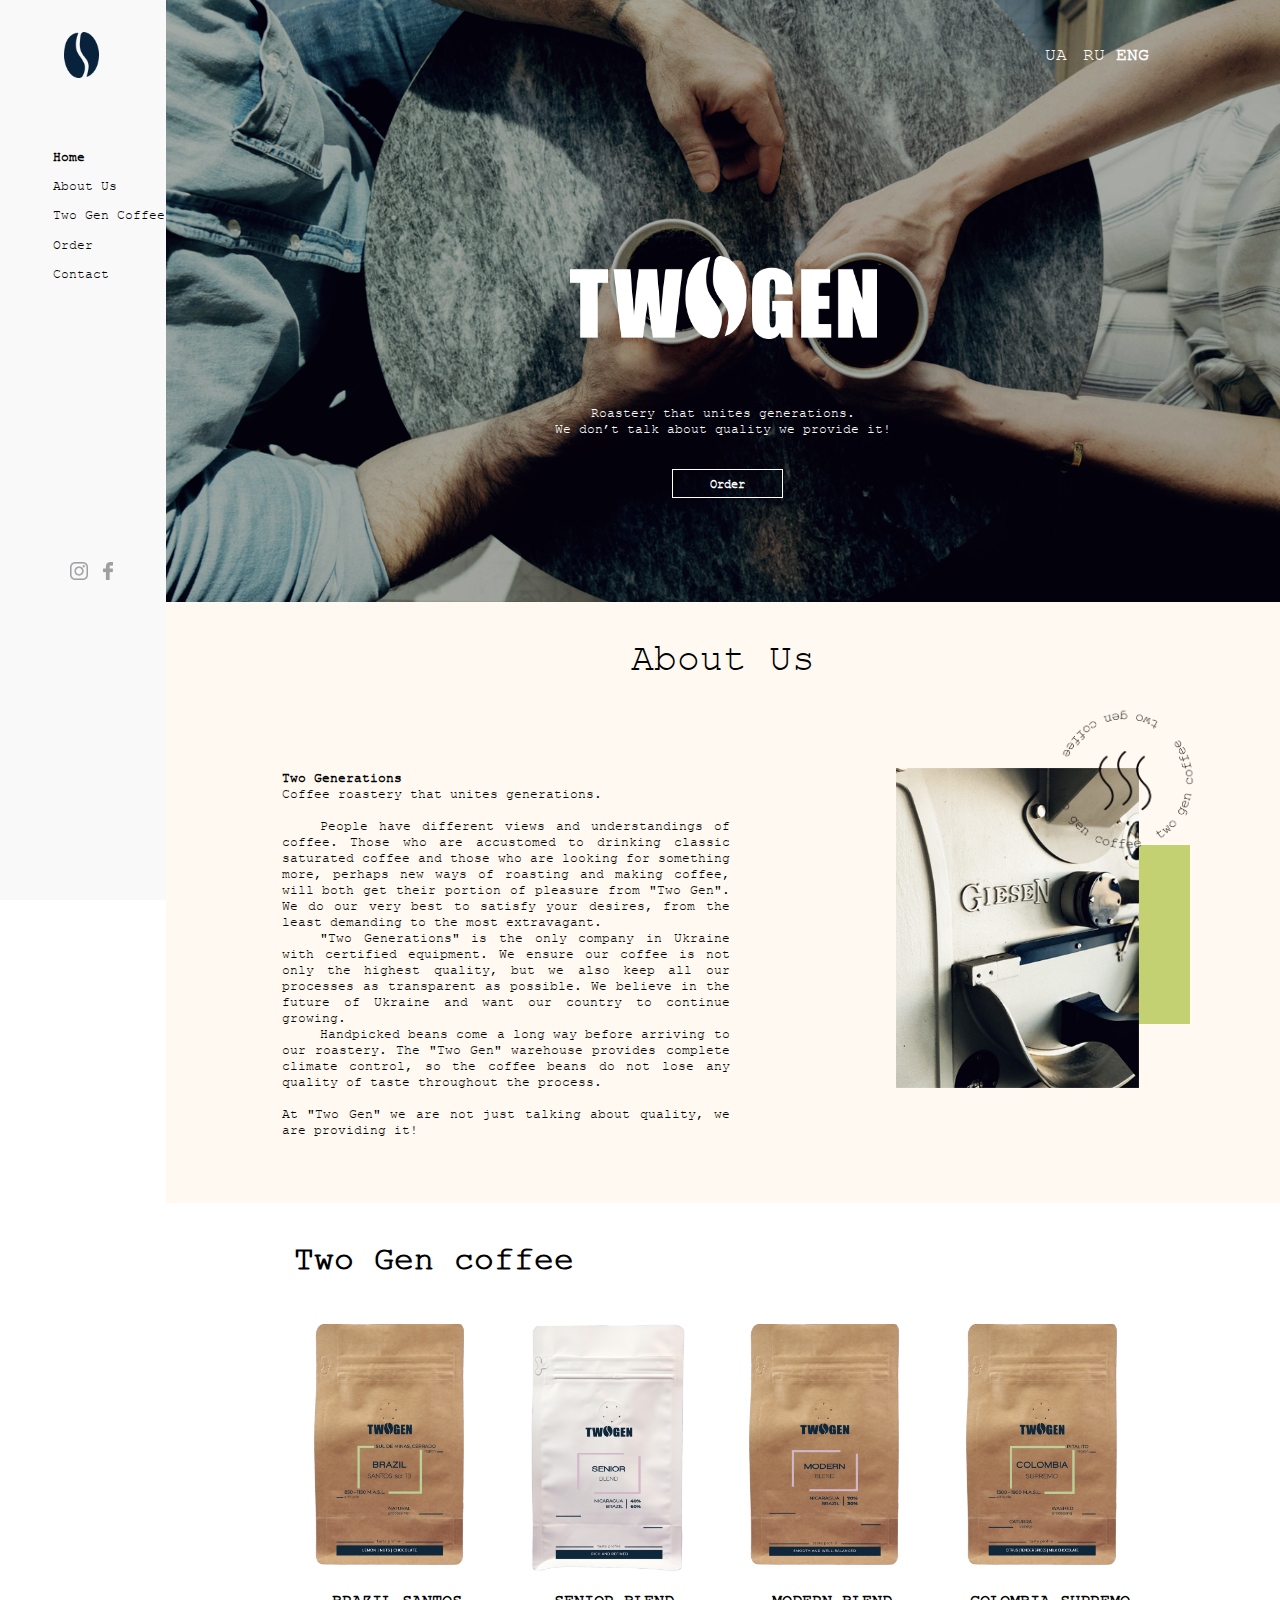
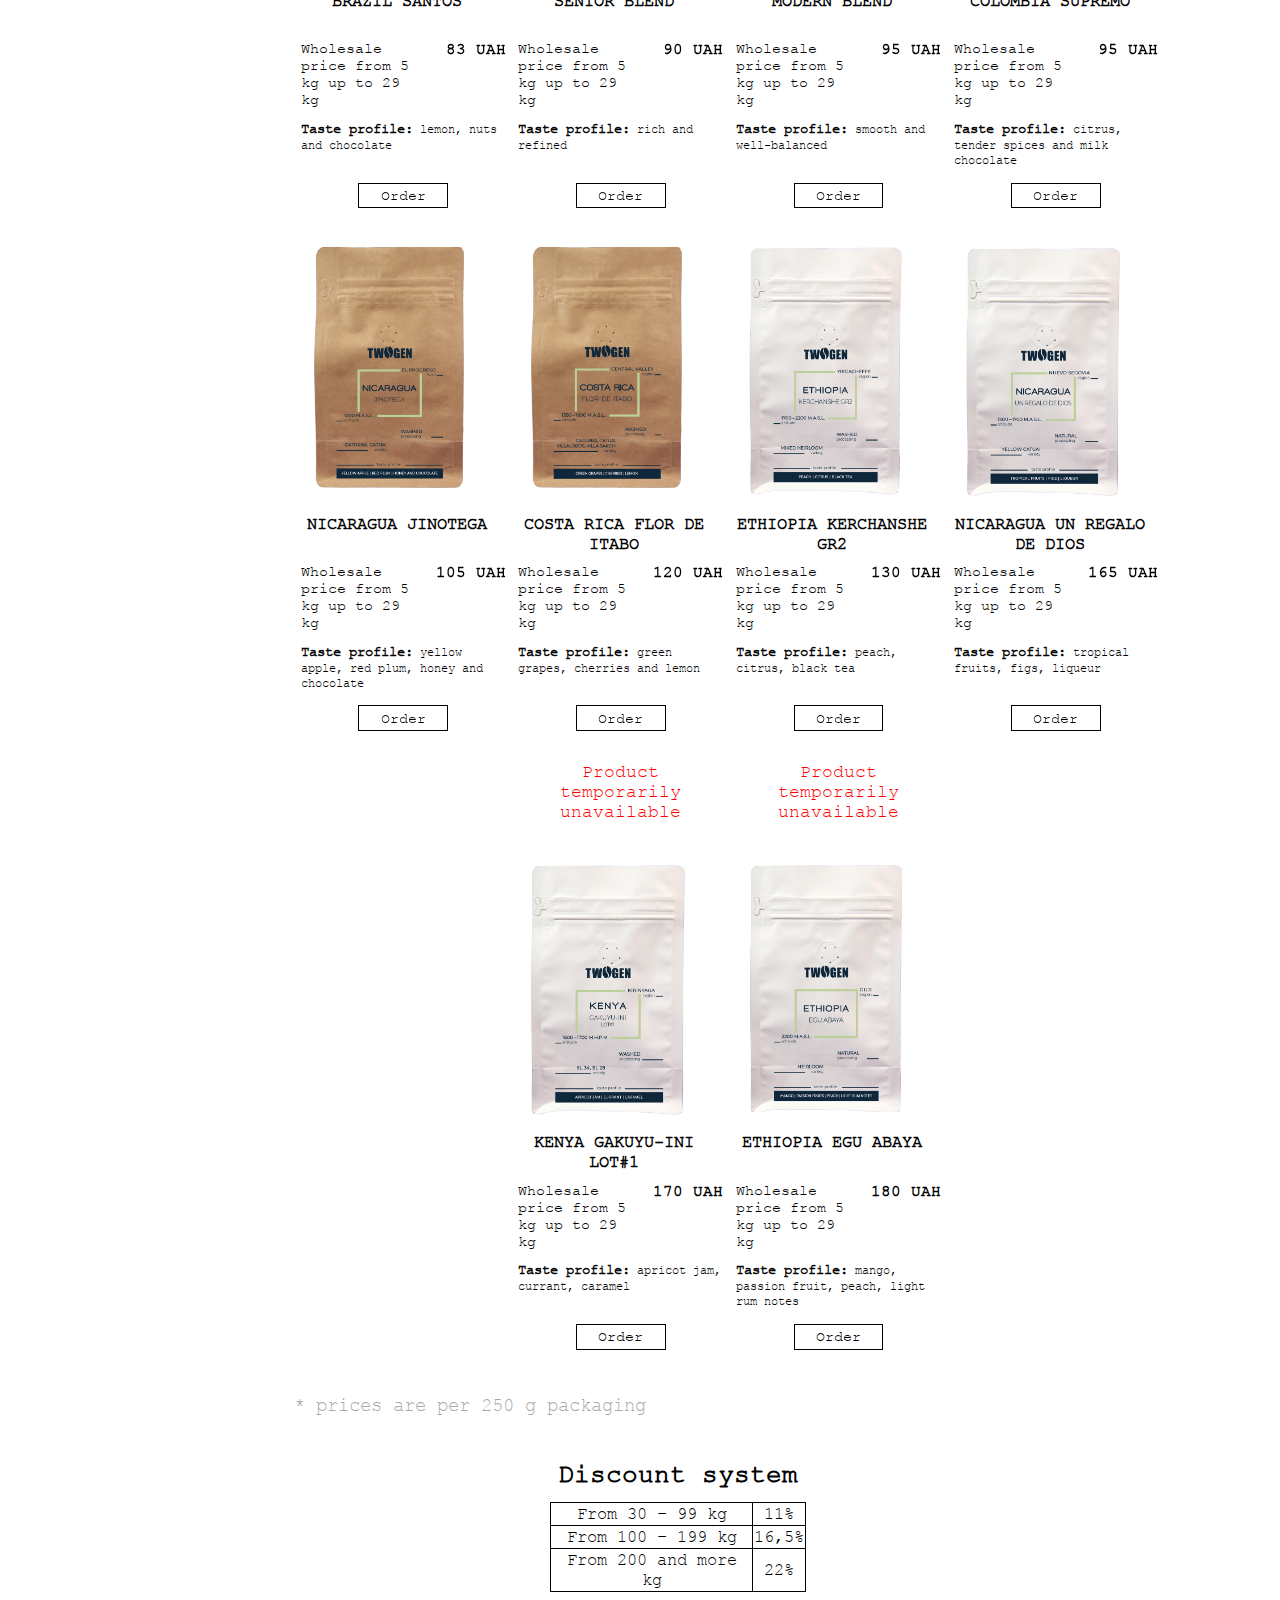
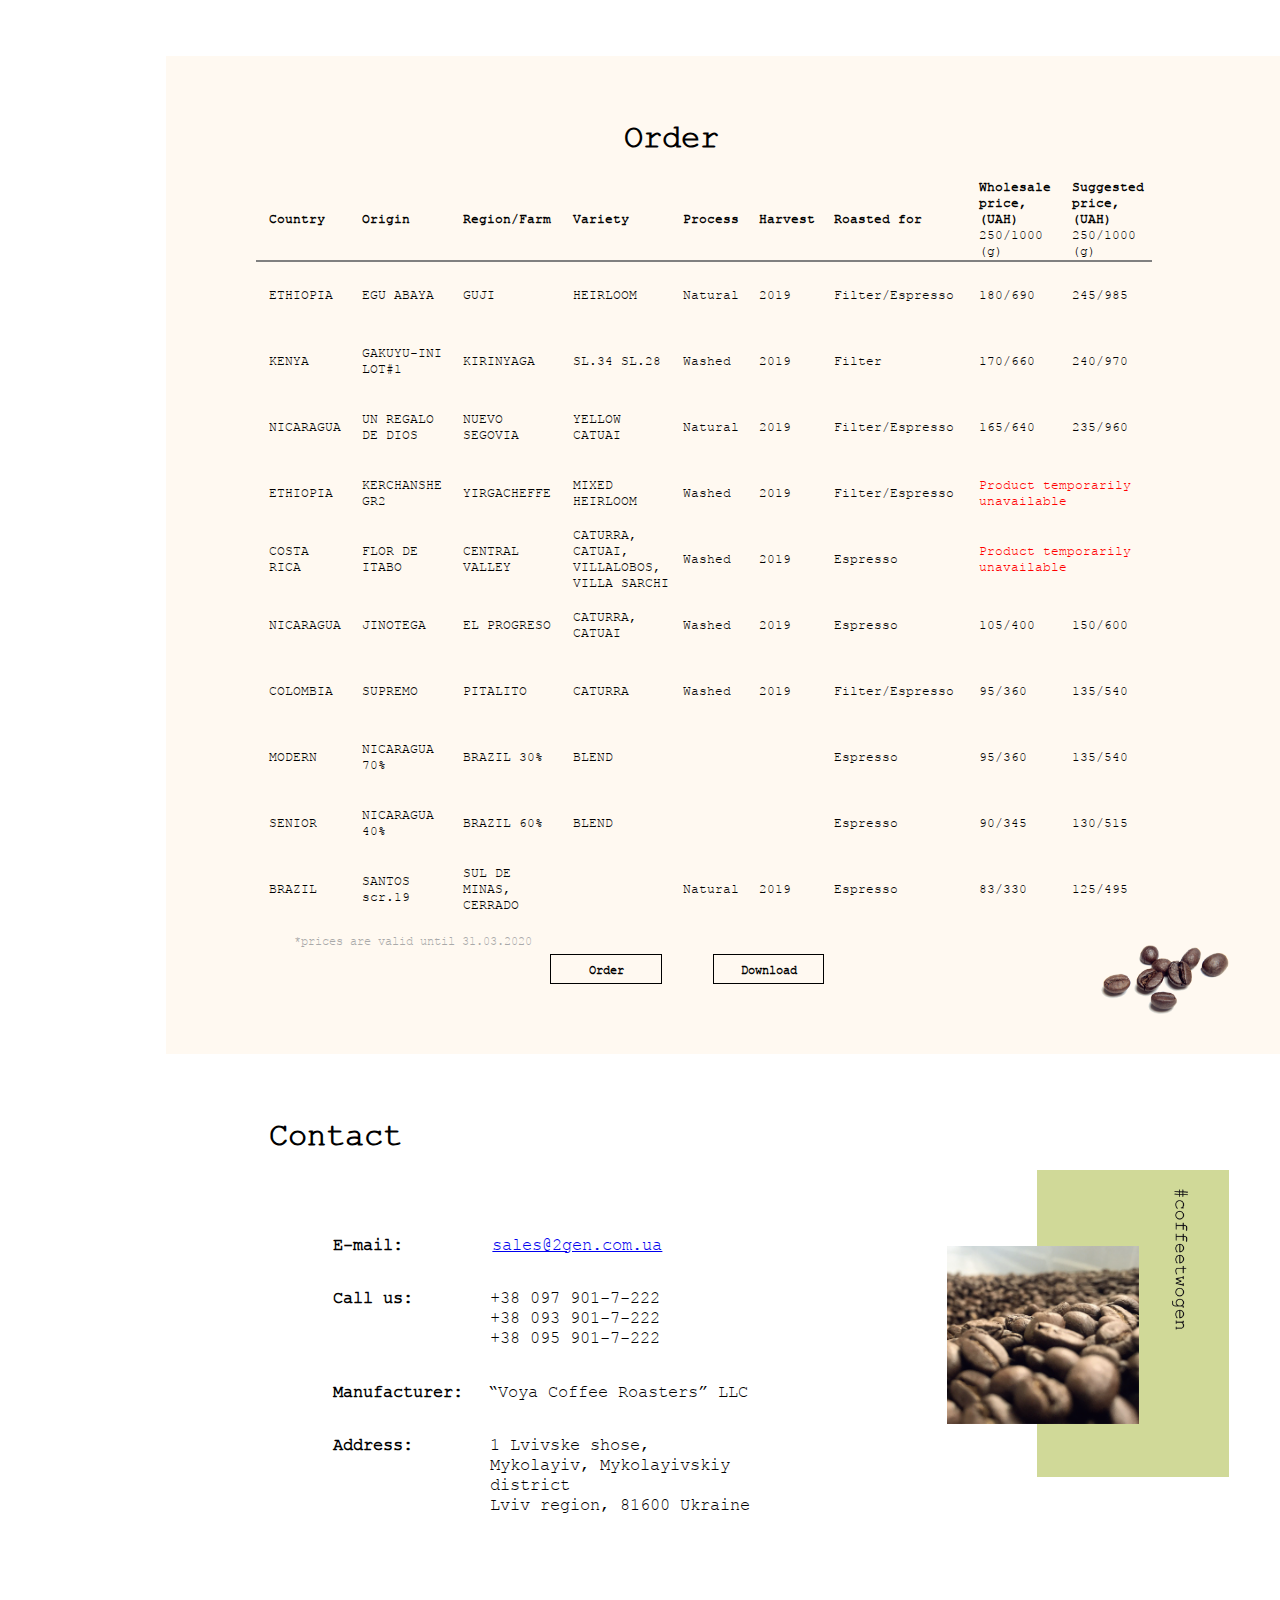
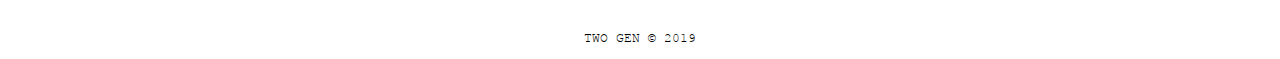
<file: english.html>
<!DOCTYPE html>
<html lang="en">
<head>
    <meta charset="UTF-8">
    <meta name="viewport" content="width=device-width, initial-scale=1.0">
    <meta http-equiv="X-UA-Compatible" content="ie=edge">
    <link rel="stylesheet" href="css/style.css">
    <link rel="stylesheet" href="css/fonts.css">
    <link rel="stylesheet" href="css/burger.css">
    <title>Two Gen</title>
</head>
<body>
    <!-- Load Facebook SDK for JavaScript -->
    <div id="fb-root"></div>
    <script>
      window.fbAsyncInit = function() {
        FB.init({
          xfbml            : true,
          version          : 'v4.0'
        });
      };

      (function(d, s, id) {
      var js, fjs = d.getElementsByTagName(s)[0];
      if (d.getElementById(id)) return;
      js = d.createElement(s); js.id = id;
      js.src = 'https://connect.facebook.net/en_US/sdk/xfbml.customerchat.js';
      fjs.parentNode.insertBefore(js, fjs);
    }(document, 'script', 'facebook-jssdk'));</script>

    <!-- Your customer chat code -->
            <div class="fb-customerchat"
            attribution=install_email
            page_id="101632994558090"
        logged_in_greeting="Добрий день! Як ми можемо вам допомогти?"
        logged_out_greeting="Добрий день! Як ми можемо вам допомогти?">
            </div>


    <div class="desktop" id="section1">
        <aside>
            <img class="logo_bean" src="img/Logo.png">
            <ul class="menu">
                <li class="menu_item active"><a href="#section1">Home</a></li>
                <li class="menu_item"><a href="#section2">About Us</a></li>
                <li class="menu_item"><a href="#section3">Two Gen Coffee</a></li>
                <li class="menu_item"><a href="#section4">Order</a></li>
                <li class="menu_item"><a href="#section5">Contact</a></li>
            </ul>
            <div class="social">
                <a href="https://www.instagram.com/2gencoffee/" target="_blank"><img  class="social_insta" src="img/Insta.png"></a>
                <a href="https://www.facebook.com/2gencoffee/posts/?ref=page_internal"><img class="social_fb" src="img/Fb.png"></a>
            </div> 
        </aside>
        <section class="main_page">
            <div class="language">
                <div class="circle"><a class="lang" href="index.html">UA</a></div>
                <div class="circle"><a class="lang" href="russian.html">RU</a></div>
                <div class="circle"><a class="lang active_lang" href="english.html">ENG</a></div>
            </div>
            <img class="main_logo" src="img/logotype.png">
            <p class="main_text">Roastery that unites generations.<br> We don’t talk about quality we provide it!</p>
            <a href="#section3"><button class="order_btn">Order </button></a>
        </section>
    </div>
    <div class="desktop" id="section2">
        <section class="about">
            <p class="about_text">About Us</p>
            <div class="container">
                <div class="about_pargr">
                    <p class="about_prgr_text"><span class="about_bold">Two Generations</span><br>
                        Coffee roastery that unites generations.<br><br>
                               
                        <span class="indent"></span>People have different views and understandings of coffee. Those who are accustomed to drinking classic saturated coffee and those who are looking for something more, perhaps new
                        ways of roasting and making coffee, will both get their portion of pleasure from "Two Gen". We do our very best to satisfy your desires, from the least demanding to the most extravagant.
                        <br> 
                        <span class="indent"></span>"Two Generations" is the only company in Ukraine with certified equipment. We ensure our coffee is not only the highest quality, but we also keep all our processes as transparent as possible. We believe in the future of Ukraine and want our country to continue growing.<br>
                        <span class="indent"></span>Handpicked beans come a long way before arriving to our roastery. The "Two Gen" warehouse provides complete climate control, so the coffee beans do not lose any quality of taste
                        throughout the process. 
                        <br><br>                        
                        At "Two Gen" we are not just talking about quality, we are providing it!</p>
                </div>
            </div>
        </section>
        <div class="container2">
            <img class="elem1_sec2" src="img/Elem1_sec2.png">
            <img class="elem2_sec2" src="img/Elem2_sec2.png">
            <img class="elem3_sec2" src="img/Elem3_sec2.png">
        </div>     
    </div>
    <div class="desktop" id="section3">
        <div class="coffee_wraper">
            <p class="coffee_title">Two Gen coffee </p>
            <div class="coffee_container">
                <div class="coffee_item item1">
                            <div class="wraper_pack">
                                <img class="coffee_pack" src="img/Packs/brazil_eng.jpg">
                            </div>
                            <h1 class="coffee_name">BRAZIL SANTOS</h1>
                            
                            <div class="box">
                                    <div class="box2">
                                            <div class="price">Wholesale price
                                                from 5 kg up to 29 kg
                                                </div>
                                            <div class="box_price">83 UAH</div>
                                        </div>
                                        <!-- <div class="box2">
                                            <div class="price">Ціна рекомендована</div>
                                            <div class="box_price">125 грн.</div>
                                        </div> -->
                                <p class="coffee_about"><span class="bold">Taste profile:</span> lemon, nuts and chocolate</p>
                                <a href="https://bitrix24public.com/twogen.bitrix24.ua/form/12/57kd9d/"><button class="btn_order">Order</button></a>
                            </div>
                </div>
                <div class="coffee_item item2">
                        <div class="wraper_pack">
                            <img class="coffee_pack" src="img/Packs/senior_eng.jpg">
                        </div>
                        <h1 class="coffee_name">SENIOR BLEND</h1>
                        <div class="box">
                                <div class="box2">
                                        <div class="price">Wholesale price
                                                from 5 kg up to 29 kg</div>
                                        <div class="box_price">90 UAH</div>
                                    </div>
                                    <!-- <div class="box2">
                                        <div class="price">Ціна рекомендована</div>
                                        <div class="box_price">125 грн.</div>
                                    </div> -->
                            <p class="coffee_about"><span class="bold">Taste profile:</span> rich and refined</p>
                            <a href="https://bitrix24public.com/twogen.bitrix24.ua/form/12/57kd9d/"><button class="btn_order">Order</button></a>
                        </div>
                </div>
                <div class="coffee_item item3">
                    <div class="wraper_pack">
                        <img class="coffee_pack" src="img/Packs/modern_eng.jpg">
                    </div>
                    <h1 class="coffee_name">MODERN BLEND</h1>
                    <div class="box">
                            <div class="box2">
                                    <div class="price">Wholesale price
                                            from 5 kg up to 29 kg</div>
                                    <div class="box_price">95 UAH</div>
                                </div>
                                <!-- <div class="box2">
                                    <div class="price">Ціна рекомендована</div>
                                    <div class="box_price">125 грн.</div>
                                </div> -->
                        <p class="coffee_about"><span class="bold">Taste profile:</span> smooth and well-balanced</p>
                        <a href="https://bitrix24public.com/twogen.bitrix24.ua/form/12/57kd9d/"><button class="btn_order">Order</button></a>
                    </div>
                </div>
                <div class="coffee_item item4">
                            <div class="wraper_pack">
                                <img class="coffee_pack" src="img/Packs/colombia_eng.jpg">
                            </div>
                            <h1 class="coffee_name">COLOMBIA SUPREMO</h1>
                          
                            <div class="box">
                                <div class="box2">
                                    <div class="price">Wholesale price
                                        from 5 kg up to 29 kg
                                        </div>
                                    <div class="box_price">95 UAH</div>
                                </div>
                                <!-- <div class="box2">
                                    <div class="price">Ціна рекомендована</div>
                                    <div class="box_price">135 грн.</div>
                                </div> -->
                                <p class="coffee_about"><span class="bold">Taste profile:</span> citrus, tender spices and milk chocolate</p>
                                <a href="https://bitrix24public.com/twogen.bitrix24.ua/form/12/57kd9d/"><button class="btn_order">Order</button></a>
                            </div>
                </div>
            </div>
            <div class="coffee_container">
                <div class="coffee_item item5">
                            <div class="wraper_pack">
                                <img class="coffee_pack" src="img/Packs/nicaragua_jinoteca_eng.jpg">
                            </div>
                            <h1 class="coffee_name">NICARAGUA JINOTEGA</h1>
                           
                            <div class="box">
                                    <div class="box2">
                                        <div class="price">Wholesale price from 5 kg up to 29 kg</div>
                                        <div class="box_price">105 UAH</div>
                                    </div>
                                    <!-- <div class="box2">
                                        <div class="price">Ціна рекомендована</div>
                                        <div class="box_price">150 грн.</div>
                                    </div> -->
                                <p class="coffee_about"><span class="bold">Taste profile:</span> yellow apple, red plum, honey and chocolate</p>
                                <a href="https://bitrix24public.com/twogen.bitrix24.ua/form/12/57kd9d/"><button class="btn_order">Order</button></a>
                            </div>
                </div> 
                <div class="coffee_item item6">
                            <div class="wraper_pack">
                                <img class="coffee_pack" src="img/Packs/costarica_eng.jpg">
                            </div>
                            <h1 class="coffee_name">COSTA RICA FLOR DE ITABO</h1>
                           
                            <div class="box">
                                    <div class="box2">
                                            <div class="price"> Wholesale price from 5 kg up to 29 kg</div>
                                            <div class="box_price">120 UAH</div>
                                        </div>
                                        <!-- <div class="box2">
                                            <div class="price">Ціна рекомендована</div>
                                            <div class="box_price">170 грн.</div>
                                        </div> -->
                                <p class="coffee_about"><span class="bold">Taste profile:</span> green grapes, cherries and lemon</p>
                                <a href="https://bitrix24public.com/twogen.bitrix24.ua/form/12/57kd9d/"><button class="btn_order" disabled>Order</button></a>
                                <p class="not_available">Product temporarily unavailable</p>
                            </div>
                </div>
                <div class="coffee_item item7">
                        <div class="wraper_pack">
                            <img class="coffee_pack" src="img/Packs/ethiopia_kerchanshe_eng.jpg">
                        </div>
                        <h1 class="coffee_name">ETHIOPIA KERCHANSHE GR2</h1>
                        <div class="box">
                                <div class="box2">
                                        <div class="price"> Wholesale price from 5 kg up to 29 kg</div>
                                        <div class="box_price">130 UAH</div>
                                    </div>
                                    <!-- <div class="box2">
                                        <div class="price">Ціна рекомендована</div>
                                        <div class="box_price">185 грн.</div>
                                    </div> -->
                            <p class="coffee_about"><span class="bold">Taste profile:</span> peach, citrus, black tea </p>
                            <a href="https://bitrix24public.com/twogen.bitrix24.ua/form/12/57kd9d/"><button class="btn_order" disabled>Order</button></a>
                            <p class="not_available">Product temporarily unavailable</p>
                        </div>
                </div>
                <div class="coffee_item item8">
                        <div class="wraper_pack">
                            <img class="coffee_pack" src="img/Packs/nicaragua_unregalo_eng.jpg">
                        </div>
                        <h1 class="coffee_name">NICARAGUA UN REGALO DE DIOS</h1>
                      
                        <div class="box">
                            <div class="box2">
                                <div class="price"> Wholesale price from 5 kg up to 29 kg</div>
                                <div class="box_price">165 UAH</div>
                            </div>
                            <!-- <div class="box2">
                                <div class="price">Ціна рекомендована</div>
                                <div class="box_price">236 грн.</div>
                            </div> -->
                            <p class="coffee_about"><span class="bold">Taste profile:</span> tropical fruits, figs, liqueur</p>
                            <a href="https://bitrix24public.com/twogen.bitrix24.ua/form/12/57kd9d/"><button class="btn_order">Order</button></a>
                        </div>
                </div>
            </div>
            <div class="coffee_container row2">
                <div class="coffee_item item9">
                            <div class="wraper_pack">
                                <img class="coffee_pack" src="img/Packs/kenya_eng.jpg">
                            </div>
                            <h1 class="coffee_name">KENYA GAKUYU-INI LOT#1</h1>
                          
                            <div class="box">
                                <div class="box2">
                                    <div class="price">Wholesale price from 5 kg up to 29 kg</div>
                                    <div class="box_price">170 UAH</div>
                                </div>
                                <!-- <div class="box2">
                                    <div class="price">Ціна рекомендована</div>
                                    <div class="box_price">236 грн.</div>
                                </div> -->
                                <p class="coffee_about"><span class="bold">Taste profile:</span> apricot jam, currant, caramel</p>
                                <a href="https://bitrix24public.com/twogen.bitrix24.ua/form/12/57kd9d/"><button class="btn_order">Order</button></a>
                            </div>
                </div>
                <div class="coffee_item item10">
                    <div class="wraper_pack">
                        <img class="coffee_pack" src="img/Packs/ethiopia_egu_eng.jpg">
                    </div>
                    <h1 class="coffee_name">ETHIOPIA EGU ABAYA</h1>
                    <div class="box">
                            <div class="box2">
                                <div class="price">Wholesale price from 5 kg up to 29 kg</div>
                                <div class="box_price">180 UAH</div>
                            </div>
                            <!-- <div class="box2">
                                <div class="price">Ціна рекомендована</div>
                                <div class="box_price">245 грн.</div>
                            </div> -->
                        <p class="coffee_about"><span class="bold">Taste profile:</span> mango, passion fruit, peach, light rum notes</p>
                        <a href="https://bitrix24public.com/twogen.bitrix24.ua/form/12/57kd9d/"><button class="btn_order">Order</button></a>
                    </div>
                </div> 
            </div>
            <p class="value_pack">* prices are per 250 g packaging</p>
            <p class="discount_p">Discount system</p>
            <table class="discount_table">
                    <tr class="disc_tr">
                        <td class="disc_td">From 30 – 99 kg </td>
                        <td class="disc_td">11%</td>
                    </tr>
                    <tr class="disc_tr">
                        <td class="disc_td">From 100 – 199 kg </td>
                        <td class="disc_td">16,5%</td>
                    </tr>
                    <tr class="disc_tr">
                        <td class="disc_td">From 200 and more kg</td>
                        <td class="disc_td">22%</td>
                    </tr>
            </table>
        </div>     
    </div>
    <div class="desktop" id="section4">
        <div class="box_opt">
            <div class="opt_container">
                <h1 class="opt_buy">Order</h1>
                <table class="opt_table">
                    <tr class="underline">
                        <th class="table_bold">Country</th>
                        <th class="table_bold">Origin</th>
                        <th class="table_bold">Region/Farm</th>
                        <th class="table_bold">Variety</th>
                        <th class="table_bold">Process</th>
                        <th class="table_bold">Harvest</th>
                        <th class="table_bold">Roasted for</th>
                        <th class="table_bold">Wholesale price, (UAH)<br>
                        <span class="light">250/1000 (g)</span></th>
                        <th class="table_bold">Suggested price, (UAH)<br>
                        <span class="light">250/1000 (g)</span>
                        </th>
                    </tr>
                    <tr class="1">
                            <td>ETHIOPIA</td>
                            <td>EGU ABAYA</td>
                            <td>GUJI</td>
                            <td>HEIRLOOM</td>
                            <td>Natural</td>
                            <td>2019</td>
                            <td>Filter/Espresso</td>
                            <td>180/690</td>
                            <td>245/985</td>
                        </tr>
                        <tr class="2">
                                <td>KENYA</td>
                                <td>GAKUYU-INI LOT#1</td>
                                <td>KIRINYAGA</td>
                                <td>SL.34 SL.28</td>
                                <td>Washed</td>
                                <td>2019</td>
                                <td>Filter</td>
                                <td>170/660</td>
                                <td>240/970</td>
                            </tr>
                        <tr class="3">
                            <td>NICARAGUA</td>
                            <td>UN REGALO DE DIOS</td>
                            <td>NUEVO SEGOVIA</td>
                            <td>YELLOW CATUAI</td>
                            <td>Natural</td>
                            <td>2019</td>
                            <td>Filter/Espresso</td>
                            <td>165/640</td>
                            <td>235/960</td>
                        </tr> 
                        <tr class="4">
                                <td>ETHIOPIA</td>
                                <td>KERCHANSHE GR2</td>
                                <td>YIRGACHEFFE</td>
                                <td>MIXED HEIRLOOM</td>
                                <td>Washed</td>
                                <td>2019</td>
                                <td>Filter/Espresso</td>
                                <!-- <td>130/495</td>
                                <td>185/745</td> -->
                                <td style="color: red;" colspan="2">Product temporarily unavailable</td>
                            </tr>
                    <tr class="5">
                        <td>COSTA RICA</td>
                        <td>FLOR DE ITABO</td>
                        <td>CENTRAL VALLEY</td>
                        <td>CATURRA, CATUAI, VILLALOBOS, VILLA SARCHI</td>
                        <td>Washed </td>
                        <td>2019</td>
                        <td>Espresso</td>
                        <!-- <td>120/450</td>
                        <td>170/675</td> -->
                        <td style="color: red;" colspan="2">Product temporarily unavailable</td>
                    </tr>
                    <tr class="6">
                        <td>NICARAGUA</td>
                        <td>JINOTEGA</td>
                        <td>EL PROGRESO</td>
                        <td>CATURRA, CATUAI</td>
                        <td>Washed</td>
                        <td>2019</td>
                        <td>Espresso</td>
                        <td>105/400</td>
                        <td>150/600</td>
                    </tr>
                    <tr class="7">
                        <td>COLOMBIA</td>
                        <td>SUPREMO</td>
                        <td>PITALITO</td>
                        <td>CATURRA</td>
                        <td>Washed</td>
                        <td>2019</td>
                        <td>Filter/Espresso</td>
                        <td>95/360</td>
                        <td>135/540</td>
                    </tr>
                    <tr class="8">
                            <td>MODERN</td>
                            <td>NICARAGUA 70%</td>
                            <td>BRAZIL 30%</td>
                            <td>BLEND</td>
                            <td></td>
                            <td></td>
                            <td>Espresso</td>
                            <td>95/360</td>
                            <td>135/540</td>
                        </tr>
                        <tr class="9">
                            <td>SENIOR</td>
                            <td>NICARAGUA 40%</td>
                            <td>BRAZIL 60%</td>
                            <td>BLEND</td>
                            <td></td>
                            <td></td>
                            <td>Espresso</td>
                            <td>90/345</td>
                            <td>130/515</td>
                        </tr>
                    <tr class="10">
                        <td>BRAZIL</td>
                        <td>SANTOS scr.19</td>
                        <td>SUL DE MINAS, CERRADO</td>
                        <td></td>
                        <td>Natural</td>
                        <td>2019</td>
                        <td>Еspresso</td>
                        <td>83/330</td>
                        <td>125/495</td>
                    </tr>     
                </table>
                <p class="price_date">*prices are valid until 31.03.2020</p>
                <div class="box_buttons">
                    <a href="https://bitrix24public.com/twogen.bitrix24.ua/form/12/57kd9d/"><button class="opt_order">Order</button></a>
                    <a href="prices/prices_eng.pdf"  download="prices"><button class="opt_order"> Download</button></a>
                </div>
                <img class="coffee_beans_opt" src="img/Coffee-Beans-section4.png">
            </div>
        </div>  
    </div>  
    <div class="desktop" id="section5">
        <div class="contacts_container">
            <div class="contacts_box">
                <h1 class="contacts_head">Contact</h1>
                <div class="email">
                    <p class="email_p">E-mail:</p>
                    <p class="email_mail"><a href="mailto:sales@2gen.com.ua">sales@2gen.com.ua</a></p>
                </div>
                <div class="mobile_sec">
                    <p class="mobile_p">Call us:</p>
                    <p class="mobile_mob"> +38 097 901-7-222<br>
                                           +38 093 901-7-222<br>
                                           +38 095 901-7-222</p>
                </div>
                <div class="productor">
                    <p class="productor_p">Manufacturer:</p>
                    <p class="productor_prod">“Voya Coffee Roasters” LLC</p>
                </div>
                <div class="adress">
                    <p class="adress_p">Address:</p>
                    <p class="adress_adr">1 Lvivske shose,<br>
                                          Mykolayiv, Mykolayivskiy district<br>
                                          Lviv region, 81600 Ukraine</p>
                </div>
            </div>
            <div class="contacts_box2">
                <img class="elem1" src="img/Elem1_sec5.png">
                <img class="elem2" src="img/Elem2_sec5.png">
                <img class="elem3" src="img/Elem3_sec5.png">
            </div>
        </div> 
    </div> 
    <p class="twogen">TWO GEN &copy; 2019</p>
   <div class="mobile">
        <!-- Load Facebook SDK for JavaScript -->
              <div id="fb-root"></div>
              <script>
                window.fbAsyncInit = function() {
                  FB.init({
                    xfbml            : true,
                    version          : 'v4.0'
                  });
                };
        
                (function(d, s, id) {
                var js, fjs = d.getElementsByTagName(s)[0];
                if (d.getElementById(id)) return;
                js = d.createElement(s); js.id = id;
                js.src = 'https://connect.facebook.net/en_US/sdk/xfbml.customerchat.js';
                fjs.parentNode.insertBefore(js, fjs);
              }(document, 'script', 'facebook-jssdk'));</script>
        
              <!-- Your customer chat code -->
              <div class="fb-customerchat"
                attribution=install_email
                page_id="101632994558090"
          logged_in_greeting="Добрий день! Як ми можемо вам допомогти?"
          logged_out_greeting="Добрий день! Як ми можемо вам допомогти?">
              </div>
    <header>
        <div class="language">
            <div class="circle"><a class="lang active_lang" href="index.html">UA</a></div>
            <div class="circle"><a class="lang" href="russian.html">RU</a></div>
            <div class="circle"><a class="lang" href="english.html">ENG</a></div>
        </div>
        <img class="head_logo" src="img/LOGO-01.png">
        <button class="hamburger">&#9776;</button>
        <button class="cross">&#735;</button>
    </header>
    <div class="menu_mobile">
      <ul>
        <a href="#main_mobile"><li>Home</li></a>
        <a href="#about_mobile"><li>About Us</li></a>
        <a href="#coffee_mobile"><li>TwoGen Coffee</li></a>
        <a href="#opt_mobile"><li>Order</li></a>
        <a href="#contacts_mobile"><li>Contact</li></a>
      </ul>
    </div>
    <section id="main_mobile">
        <img class="mobile_bg" src="img/Mobile_bg.png">
        <img class="logo_mobile" src="img/logotype.png">
        <p class="main_text">Roastery that unites generations.<br> We don’t talk about quality we provide it!</p>
        <a href="#coffee_mobile"><button class="order_btn">Order</button></a>
    </section>
    <section id="about_mobile">
            <p class="about_text">About Us</p>
            <div class="container">
                <div class="about_pargr">
                    <p class="about_prgr_text"><span class="about_bold">Two Generations</span><br>
                        Coffee roastery that unites generations.<br><br>
                               
                        <span class="indent"></span>People have different views and understandings of coffee. Those who are accustomed to drinking classic saturated coffee and those who are looking for something more, perhaps new
                        ways of roasting and making coffee, will both get their portion of pleasure from "Two Gen". We do our very best to satisfy your desires, from the least demanding to the most extravagant.
                        <br> 
                        <span class="indent"></span>"Two Generations" is the only company in Ukraine with certified equipment. We ensure our coffee is not only the highest quality, but we also keep all our processes as transparent as possible. We believe in the future of Ukraine and want our country to continue growing.<br>
                        <span class="indent"></span>Handpicked beans come a long way before arriving to our roastery. The "Two Gen" warehouse provides complete climate control, so the coffee beans do not lose any quality of taste
                        throughout the process. 
                        <br><br>                        
                        At "Two Gen" we are not just talking about quality, we are providing it!</p>
                </div>
            </div>
        <div class="container2">
            <img class="elem1_sec2" src="img/Elem1_sec2.png">
            <img class="elem2_sec2" src="img/Elem2_sec2.png">
            <img class="elem3_sec2" src="img/Elem3_sec2.png">
        </div>     
    </section>
    <section id="coffee_mobile">
            <div class="coffee_wraper">
                <p class="coffee_title">Coffee Two Gen</p>
                <div class="coffee_container">
                    <div class="coffee_item item1">
                        <div class="wraper_pack">
                            <img class="coffee_pack" src="img/Packs/brazil_eng.jpg">
                        </div>
                        <h1 class="coffee_name">BRAZIL SANTOS</h1>
                        
                        <div class="box">
                                <div class="box2">
                                        <div class="price">Wholesale price
                                            from 5 kg up to 29 kg
                                            </div>
                                        <div class="box_price">83 UAH</div>
                                    </div>
                                    <!-- <div class="box2">
                                        <div class="price">Ціна рекомендована</div>
                                        <div class="box_price">125 грн.</div>
                                    </div> -->
                            <p class="coffee_about"><span class="bold">Taste profile:</span> lemon, nuts and chocolate</p>
                            <a href="https://bitrix24public.com/twogen.bitrix24.ua/form/12/57kd9d/"><button class="btn_order">Order</button></a>
                        </div>
                    </div>
                    <div class="coffee_item item2">
                            <div class="wraper_pack">
                                <img class="coffee_pack" src="img/Packs/senior_eng.jpg">
                            </div>
                            <h1 class="coffee_name">SENIOR BLEND</h1>
                            <div class="box">
                                    <div class="box2">
                                            <div class="price">Wholesale price
                                                    from 5 kg up to 29 kg</div>
                                            <div class="box_price">90 UAH</div>
                                        </div>
                                        <!-- <div class="box2">
                                            <div class="price">Ціна рекомендована</div>
                                            <div class="box_price">125 грн.</div>
                                        </div> -->
                                <p class="coffee_about"><span class="bold">Taste profile:</span> rich and refined</p>
                                <a href="https://bitrix24public.com/twogen.bitrix24.ua/form/12/57kd9d/"><button class="btn_order">Order</button></a>
                            </div>
                    </div>
                    <div class="coffee_item item3">
                        <div class="wraper_pack">
                            <img class="coffee_pack" src="img/Packs/modern_eng.jpg">
                        </div>
                        <h1 class="coffee_name">MODERN BLEND</h1>
                        <div class="box">
                                <div class="box2">
                                        <div class="price">Wholesale price
                                                from 5 kg up to 29 kg</div>
                                        <div class="box_price">95 UAH</div>
                                    </div>
                                    <!-- <div class="box2">
                                        <div class="price">Ціна рекомендована</div>
                                        <div class="box_price">125 грн.</div>
                                    </div> -->
                            <p class="coffee_about"><span class="bold">Taste profile:</span> smooth and well-balanced</p>
                            <a href="https://bitrix24public.com/twogen.bitrix24.ua/form/12/57kd9d/"><button class="btn_order">Order</button></a>
                        </div>
                    </div>
                    <div class="coffee_item item4">
                                <div class="wraper_pack">
                                    <img class="coffee_pack" src="img/Packs/colombia_eng.jpg">
                                </div>
                                <h1 class="coffee_name">COLOMBIA SUPREMO</h1>
                            
                                <div class="box">
                                    <div class="box2">
                                        <div class="price">Wholesale price
                                            from 5 kg up to 29 kg
                                            </div>
                                        <div class="box_price">95 UAH</div>
                                    </div>
                                    <!-- <div class="box2">
                                        <div class="price">Ціна рекомендована</div>
                                        <div class="box_price">135 грн.</div>
                                    </div> -->
                                    <p class="coffee_about"><span class="bold">Taste profile:</span> citrus, tender spices and milk chocolate</p>
                                    <a href="https://bitrix24public.com/twogen.bitrix24.ua/form/12/57kd9d/"><button class="btn_order">Order</button></a>
                                </div>
                    </div>
                    <div class="coffee_item item5">
                        <div class="wraper_pack">
                            <img class="coffee_pack" src="img/Packs/nicaragua_jinoteca_eng.jpg">
                        </div>
                        <h1 class="coffee_name">NICARAGUA JINOTEGA</h1>
                    
                        <div class="box">
                                <div class="box2">
                                    <div class="price">Wholesale price from 5 kg up to 29 kg</div>
                                    <div class="box_price">105 UAH</div>
                                </div>
                                <!-- <div class="box2">
                                    <div class="price">Ціна рекомендована</div>
                                    <div class="box_price">150 грн.</div>
                                </div> -->
                            <p class="coffee_about"><span class="bold">Taste profile:</span> yellow apple, red plum, honey and chocolate</p>
                            <a href="https://bitrix24public.com/twogen.bitrix24.ua/form/12/57kd9d/"><button class="btn_order">Order</button></a>
                        </div>
                    </div> 
                    <div class="coffee_item item6">
                        <div class="wraper_pack">
                            <img class="coffee_pack" src="img/Packs/costarica_eng.jpg">
                        </div>
                        <h1 class="coffee_name">COSTA RICA FLOR DE ITABO</h1>
                    
                        <div class="box">
                                <div class="box2">
                                        <div class="price"> Wholesale price from 5 kg up to 29 kg</div>
                                        <div class="box_price">120 UAH</div>
                                    </div>
                                    <!-- <div class="box2">
                                        <div class="price">Ціна рекомендована</div>
                                        <div class="box_price">170 грн.</div>
                                    </div> -->
                            <p class="coffee_about"><span class="bold">Taste profile:</span> green grapes, cherries and lemon</p>
                            <a href="https://bitrix24public.com/twogen.bitrix24.ua/form/12/57kd9d/"><button class="btn_order" disabled>Order</button></a>
                            <p class="not_available">Product temporarily unavailable</p>
                        </div>
                    </div>
                    <div class="coffee_item item7">
                        <div class="wraper_pack">
                            <img class="coffee_pack" src="img/Packs/ethiopia_kerchanshe_eng.jpg">
                        </div>
                        <h1 class="coffee_name">ETHIOPIA KERCHANSHE GR2</h1>
                        <div class="box">
                                <div class="box2">
                                        <div class="price"> Wholesale price from 5 kg up to 29 kg</div>
                                        <div class="box_price">130 UAH</div>
                                    </div>
                                    <!-- <div class="box2">
                                        <div class="price">Ціна рекомендована</div>
                                        <div class="box_price">185 грн.</div>
                                    </div> -->
                            <p class="coffee_about"><span class="bold">Taste profile:</span> peach, citrus, black tea </p>
                            <a href="https://bitrix24public.com/twogen.bitrix24.ua/form/12/57kd9d/"><button class="btn_order" disabled>Order</button></a>
                            <p class="not_available">Product temporarily unavailable</p>
                        </div>
                    </div>
                    <div class="coffee_item item8">
                            <div class="wraper_pack">
                                <img class="coffee_pack" src="img/Packs/nicaragua_unregalo_eng.jpg">
                            </div>
                            <h1 class="coffee_name">NICARAGUA UN REGALO DE DIOS</h1>
                        
                            <div class="box">
                                <div class="box2">
                                    <div class="price"> Wholesale price from 5 kg up to 29 kg	</div>
                                    <div class="box_price">165 UAH</div>
                                </div>
                                <!-- <div class="box2">
                                    <div class="price">Ціна рекомендована</div>
                                    <div class="box_price">236 грн.</div>
                                </div> -->
                                <p class="coffee_about"><span class="bold">Taste profile:</span> tropical fruits, figs, liqueur</p>
                                <a href="https://bitrix24public.com/twogen.bitrix24.ua/form/12/57kd9d/"><button class="btn_order">Order</button></a>
                            </div>
                    </div>
                    <div class="coffee_item item9">
                            <div class="wraper_pack">
                                <img class="coffee_pack" src="img/Packs/kenya_eng.jpg">
                            </div>
                            <h1 class="coffee_name">KENYA GAKUYU-INI LOT#1</h1>
                          
                            <div class="box">
                                <div class="box2">
                                    <div class="price">Wholesale price from 5 kg up to 29 kg</div>
                                    <div class="box_price">170 UAH</div>
                                </div>
                                <!-- <div class="box2">
                                    <div class="price">Ціна рекомендована</div>
                                    <div class="box_price">236 грн.</div>
                                </div> -->
                                <p class="coffee_about"><span class="bold">Taste profile:</span> apricot jam, currant, caramel</p>
                                <a href="https://bitrix24public.com/twogen.bitrix24.ua/form/12/57kd9d/"><button class="btn_order">Заказать</button></a>
                            </div>
                </div>
                    <div class="coffee_item item10">
                    <div class="wraper_pack">
                        <img class="coffee_pack" src="img/Packs/ethiopia_egu_eng.jpg">
                    </div>
                    <h1 class="coffee_name">ETHIOPIA EGU ABAYA</h1>
                
                    <div class="box">
                            <div class="box2">
                                <div class="price">Wholesale price from 5 kg up to 29 kg</div>
                                <div class="box_price">180 UAH</div>
                            </div>
                            <!-- <div class="box2">
                                <div class="price">Ціна рекомендована</div>
                                <div class="box_price">245 грн.</div>
                            </div> -->
                        <p class="coffee_about"><span class="bold">Taste profile:</span> mango, passion fruit, peach, light rum notes</p>
                        <a href="https://bitrix24public.com/twogen.bitrix24.ua/form/12/57kd9d/"><button class="btn_order">Order</button></a>
                    </div>
                    </div> 
                    <p class="value_pack">* prices are per 250 g packaging</p>
                </div>  
            </div> 
            <p class="discount_p">Discount system</p>
            <table class="discount_table">
                <tr class="disc_tr">
                    <td class="disc_td">From 30 – 99 kg </td>
                    <td class="disc_td">11%</td>
                </tr>
                <tr class="disc_tr">
                    <td class="disc_td">From 100 – 199 kg </td>
                    <td class="disc_td">16,5%</td>
                </tr>
                <tr class="disc_tr">
                    <td class="disc_td">From 200 and more kg</td>
                    <td class="disc_td">22%</td>
                </tr>
        </table>
    </section>
    <section id="opt_mobile">
            <div class="opt_container">
                    <h1 class="opt_buy">Order</h1>
                    <div class="table_wraper" style='overflow-x:auto'>
                        <table class="opt_table">
                                    <tr class="underline">
                                        <th class="table_bold">Country</th>
                                        <th class="table_bold">Origin</th>
                                        <th class="table_bold">Region/Farm</th>
                                        <th class="table_bold">Variety</th>
                                        <th class="table_bold">Process</th>
                                        <th class="table_bold">Harvest</th>
                                        <th class="table_bold">Roasted for</th>
                                        <th class="table_bold">Wholesale price, (UAH)<br>
                                        <span class="light">250/1000 (g)</span></th>
                                        <th class="table_bold">Suggested price, (UAH)<br>
                                        <span class="light">250/1000 (g)</span>
                                        </th>
                                    </tr>
                                    <tr class="1">
                                            <td>ETHIOPIA</td>
                                            <td>EGU ABAYA</td>
                                            <td>GUJI</td>
                                            <td>HEIRLOOM</td>
                                            <td>Natural</td>
                                            <td>2019</td>
                                            <td>Filter/Espresso</td>
                                            <td>180/690</td>
                                            <td>245/985</td>
                                        </tr>
                                        <tr class="2">
                                                <td>KENYA</td>
                                                <td>GAKUYU-INI LOT#1</td>
                                                <td>KIRINYAGA</td>
                                                <td>SL.34 SL.28</td>
                                                <td>Washed</td>
                                                <td>2019</td>
                                                <td>Filter</td>
                                                <td>170/660</td>
                                                <td>240/970</td>
                                            </tr>
                                        <tr class="3">
                                            <td>NICARAGUA</td>
                                            <td>UN REGALO DE DIOS</td>
                                            <td>NUEVO SEGOVIA</td>
                                            <td>YELLOW CATUAI</td>
                                            <td>Natural</td>
                                            <td>2019</td>
                                            <td>Filter/Espresso</td>
                                            <td>165/640</td>
                                            <td>235/960</td>
                                        </tr> 
                                        <tr class="4">
                                                <td>ETHIOPIA</td>
                                                <td>KERCHANSHE GR2</td>
                                                <td>YIRGACHEFFE</td>
                                                <td>MIXED HEIRLOOM</td>
                                                <td>Washed</td>
                                                <td>2019</td>
                                                <td>Filter/Espresso</td>
                                                <!-- <td>130/495</td>
                                                <td>185/745</td> -->
                                                <td style="color: red;" colspan="2">Product temporarily unavailable</td>
                                            </tr>
                                    <tr class="5">
                                        <td>COSTA RICA</td>
                                        <td>FLOR DE ITABO</td>
                                        <td>CENTRAL VALLEY</td>
                                        <td>CATURRA, CATUAI, VILLALOBOS, VILLA SARCHI</td>
                                        <td>Washed </td>
                                        <td>2019</td>
                                        <td>Espresso</td>
                                        <!-- <td>120/450</td>
                                        <td>170/675</td> -->
                                        <td style="color: red;" colspan="2">Product temporarily unavailable</td>
                                    </tr>
                                    <tr class="6">
                                        <td>NICARAGUA</td>
                                        <td>JINOTEGA</td>
                                        <td>EL PROGRESO</td>
                                        <td>CATURRA, CATUAI</td>
                                        <td>Washed</td>
                                        <td>2019</td>
                                        <td>Espresso</td>
                                        <td>105/400</td>
                                        <td>150/600</td>
                                    </tr>
                                    <tr class="7">
                                        <td>COLOMBIA</td>
                                        <td>SUPREMO</td>
                                        <td>PITALITO</td>
                                        <td>CATURRA</td>
                                        <td>Washed</td>
                                        <td>2019</td>
                                        <td>Filter/Espresso</td>
                                        <td>95/360</td>
                                        <td>135/540</td>
                                    </tr>
                                    <tr class="8">
                                            <td>MODERN</td>
                                            <td>NICARAGUA 70%</td>
                                            <td>BRAZIL 30%</td>
                                            <td>BLEND</td>
                                            <td></td>
                                            <td></td>
                                            <td>Espresso</td>
                                            <td>95/360</td>
                                            <td>135/540</td>
                                        </tr>
                                        <tr class="9">
                                            <td>SENIOR</td>
                                            <td>NICARAGUA 40%</td>
                                            <td>BRAZIL 60%</td>
                                            <td>BLEND</td>
                                            <td></td>
                                            <td></td>
                                            <td>Espresso</td>
                                            <td>90/345</td>
                                            <td>130/515</td>
                                        </tr>
                                    <tr class="10">
                                        <td>BRAZIL</td>
                                        <td>SANTOS scr.19</td>
                                        <td>SUL DE MINAS, CERRADO</td>
                                        <td></td>
                                        <td>Natural</td>
                                        <td>2018</td>
                                        <td>Еspresso</td>
                                        <td>83/330</td>
                                        <td>125/495</td>
                                    </tr>     
                        </table>
                    </div>
                    <p class="price_date">*prices are valid until 31.03.2020</p>
                    <a href="https://bitrix24public.com/twogen.bitrix24.ua/form/12/57kd9d/"><button class="opt_order">Order</button></a>
                    <a href="prices/prices_eng.pdf" download="prices"><button class="opt_order">Download</button></a>
                    <img class="coffee_beans_opt" src="img/Coffee-Beans-section4.png">
                </div>  
    </section>
    <section id="contacts_mobile">
            <div class="contacts_container">
                    <div class="contacts_box">
                        <h1 class="contacts_head">Contact</h1>
                        <div class="email">
                            <p class="email_p">E-mail:</p>
                            <p class="email_mail"><a href="mailto:sales@2gen.com.ua">sales@2gen.com.ua</a></p>
                        </div>
                        <div class="email">
                            <p class="email_p">Call us:</p>
                            <p class="mobile_mob">+38 097 901-7-222<br>
                                                  +38 093 901-7-222<br>
                                                  +38 095 901-7-222</p>
                        </div>
                        <div class="email">
                            <p class="email_p">Manufacturer:</p>
                            <p class="productor_prod">“Voya Coffee Roasters” LLC</p>
                        </div>
                        <div class="email">
                            <p class="email_p">Address:</p>
                            <p class="adress_adr">1 Lvivske shose, Mykolayiv, Mykolayivskiy district<br>
                                                  Lviv region, 81600 Ukraine</p>
                        </div>
                    </div>
                    <div class="contacts_box2">
                        <img class="elem1" src="img/Elem1_sec5.png">
                        <img class="elem2" src="img/Elem2_sec5.png">
                        <img class="elem3" src="img/Elem3_sec5.png">
                    </div>
                    <div class="social">
                        <a href="https://www.instagram.com/2gencoffee/" target="_blank"><img  class="social_insta" src="img/Insta.png"></a>
                        <a href="https://www.facebook.com/2gencoffee/posts/?ref=page_internal"><img class="social_fb" src="img/Fb.png"></a>
                    </div> 
                    <p class="twogen_mobile">TWO GEN &copy; 2019</p>
                </div>
    </section> 
   </div>
   <script src="js/jquery.min.js"></script>
   <script src="js/script.js"></script>
</body>
</html>
</file>
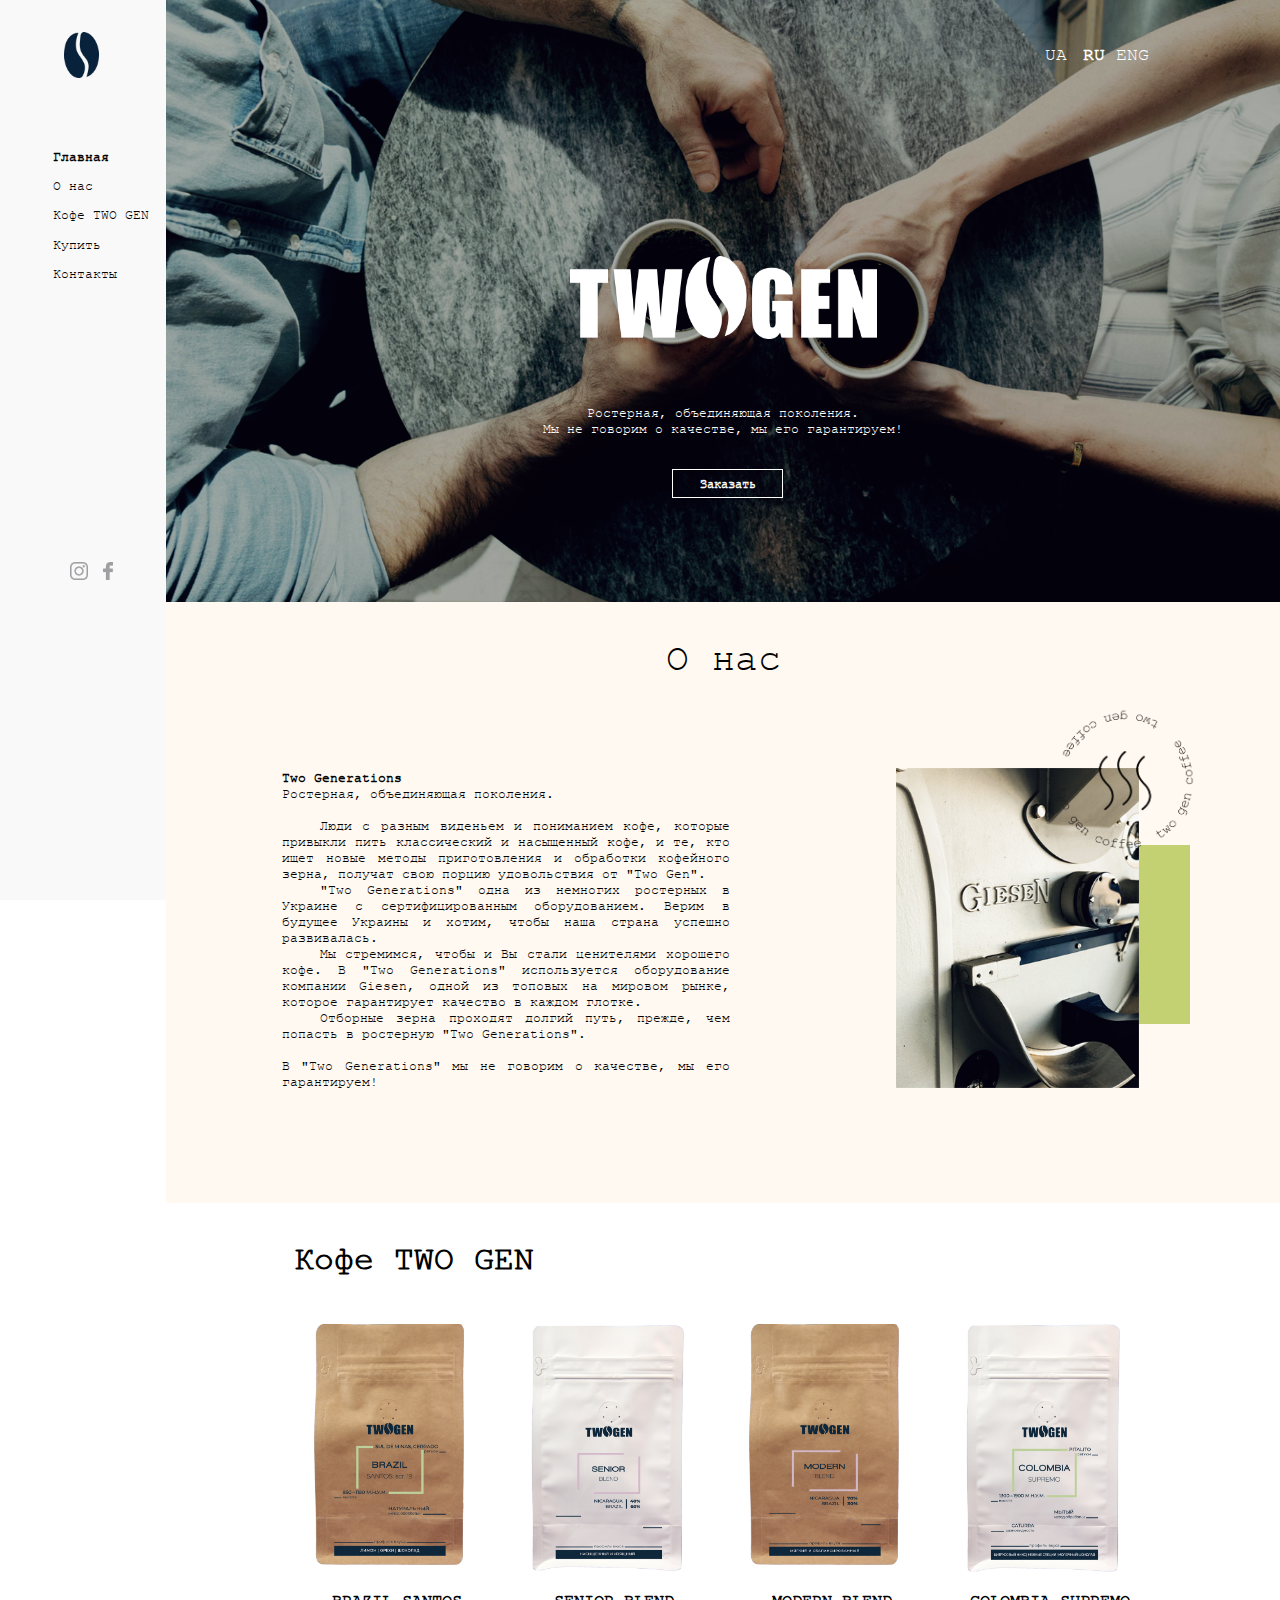
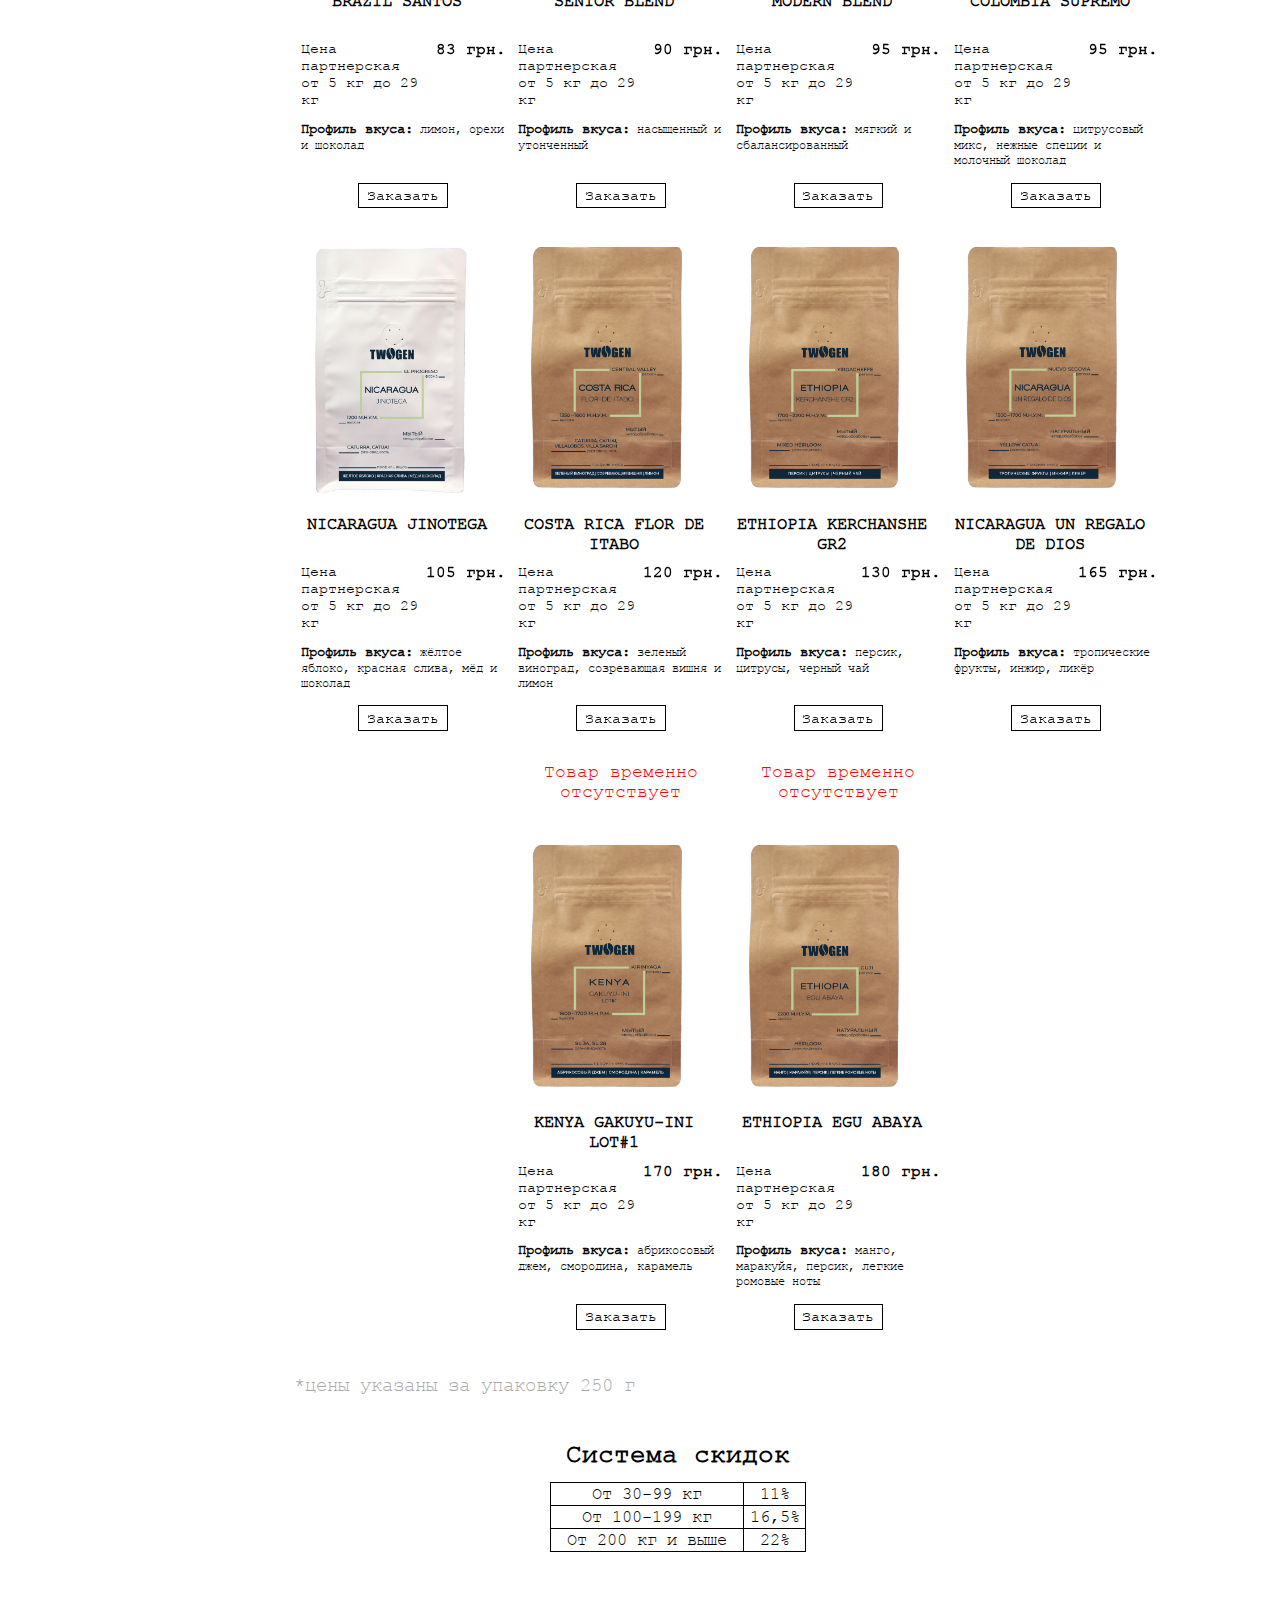
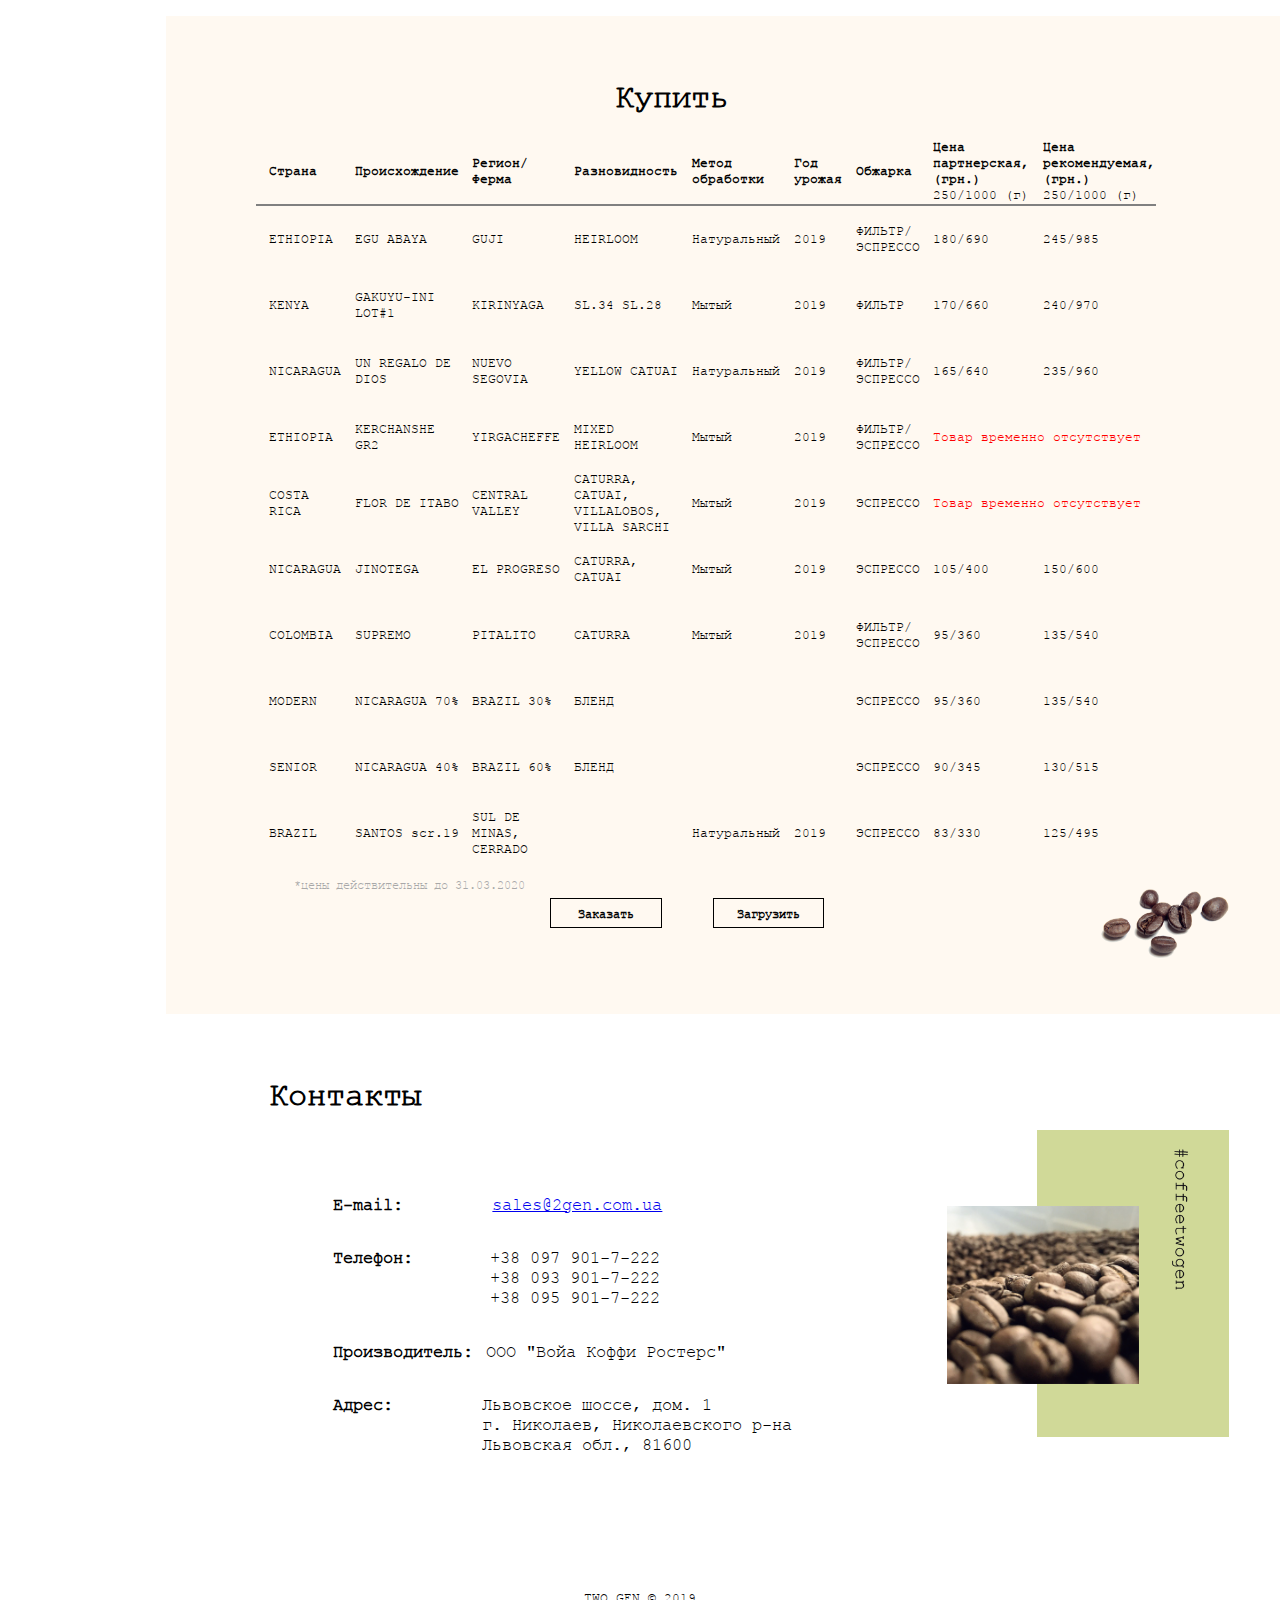
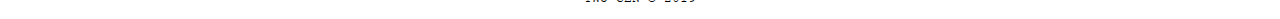
<file: russian.html>
<!DOCTYPE html>
<html lang="en">
<head>
    <meta charset="UTF-8">
    <meta name="viewport" content="width=device-width, initial-scale=1.0">
    <meta http-equiv="X-UA-Compatible" content="ie=edge">
    <link rel="stylesheet" href="css/style.css">
    <link rel="stylesheet" href="css/fonts.css">
    <link rel="stylesheet" href="css/burger.css">
    <title>Two Gen</title>
</head>
<body>
        <!-- Load Facebook SDK for JavaScript -->
              <div id="fb-root"></div>
              <script>
                window.fbAsyncInit = function() {
                  FB.init({
                    xfbml            : true,
                    version          : 'v4.0'
                  });
                };
        
                (function(d, s, id) {
                var js, fjs = d.getElementsByTagName(s)[0];
                if (d.getElementById(id)) return;
                js = d.createElement(s); js.id = id;
                js.src = 'https://connect.facebook.net/en_US/sdk/xfbml.customerchat.js';
                fjs.parentNode.insertBefore(js, fjs);
              }(document, 'script', 'facebook-jssdk'));</script>
        
              <!-- Your customer chat code -->
              <div class="fb-customerchat"
                attribution=install_email
                page_id="101632994558090"
          logged_in_greeting="Добрий день! Як ми можемо вам допомогти?"
          logged_out_greeting="Добрий день! Як ми можемо вам допомогти?">
              </div>
    <div class="desktop" id="section1">
        <aside>
            <img class="logo_bean" src="img/Logo.png">
            <ul class="menu">
                <li class="menu_item active"><a href="#section1">Главная</a></li>
                <li class="menu_item"><a href="#section2">О нас</a></li>
                <li class="menu_item"><a href="#section3">Кофе TWO GEN</a></li>
                <li class="menu_item"><a href="#section4">Купить</a></li>
                <li class="menu_item"><a href="#section5">Контакты</a></li>
            </ul>
            <div class="social">
                <a href="https://www.instagram.com/2gencoffee/" target="_blank"><img  class="social_insta" src="img/Insta.png"></a>
                <a href="https://www.facebook.com/2gencoffee/posts/?ref=page_internal"><img class="social_fb" src="img/Fb.png"></a>
            </div> 
        </aside>
        <section class="main_page">
            <div class="language">
                <div class="circle"><a class="lang" href="index.html">UA</a></div>
                <div class="circle"><a class="lang active_lang" href="russian.html">RU</a></div>
                <div class="circle"><a class="lang" href="english.html">ENG</a></div>
            </div>
            <img class="main_logo" src="img/logotype.png">
            <p class="main_text">Ростерная, объединяющая поколения.<br> Мы не говорим о качестве, мы его гарантируем!</p>
            <a href="#section3"><button class="order_btn">Заказать</button></a>
        </section>
    </div>
    <div class="desktop" id="section2">
        <section class="about">
            <p class="about_text">О нас</p>
            <div class="container">
                <div class="about_pargr">
                    <p class="about_prgr_text"><span class="about_bold">Two Generations</span><br>
                        Ростерная, объединяющая  поколения.<br><br>  
                        <span class="indent"></span>Люди с разным виденьем и пониманием кофе, которые привыкли пить классический и насыщенный кофе, и те, кто ищет новые методы приготовления и обработки кофейного зерна, получат свою порцию удовольствия от "Two Gen".<br> 
                        <span class="indent"></span>"Two Generations" одна из немногих ростерных в Украине с сертифицированным оборудованием. Верим в будущее Украины и хотим, чтобы наша страна успешно развивалась.<br>
                        <span class="indent"></span>Мы стремимся, чтобы и Вы стали ценителями хорошего кофе. В "Two Generations" используется оборудование компании Giesen, одной из топовых на мировом рынке, которое гарантирует качество в каждом глотке.<br>
                        <span class="indent"></span> Отборные зерна проходят долгий путь, прежде, чем попасть в ростерную "Two Generations".<br><br>
                               
                        В "Two Generations" мы не говорим о качестве, мы его гарантируем!</p>
                </div>
            </div>
        </section>
        <div class="container2">
            <img class="elem1_sec2" src="img/Elem1_sec2.png">
            <img class="elem2_sec2" src="img/Elem2_sec2.png">
            <img class="elem3_sec2" src="img/Elem3_sec2.png">
        </div>     
    </div>
    <div class="desktop" id="section3">
        <div class="coffee_wraper">
            <p class="coffee_title">Кофе TWO GEN</p>
            <div class="coffee_container">
                <div class="coffee_item item1">
                            <div class="wraper_pack">
                                <img class="coffee_pack" src="img/Packs/brazil_ru.jpg">
                            </div>
                            <h1 class="coffee_name">BRAZIL SANTOS</h1>
                            
                            <div class="box">
                                    <div class="box2">
                                            <div class="price">Цена партнерская от 5 кг до 29 кг</div>
                                            <div class="box_price">83 грн.</div>
                                        </div>
                                        <!-- <div class="box2">
                                            <div class="price">Цена рекомендуемая</div>
                                            <div class="box_price">125 грн.</div>
                                        </div> -->
                                <p class="coffee_about"><span class="bold">Профиль вкуса:</span> лимон, орехи и шоколад</p>
                                <a href="https://bitrix24public.com/twogen.bitrix24.ua/form/10/a2pr0k/"><button class="btn_order">Заказать</button></a>
                            </div>
                </div>
                <div class="coffee_item item2">
                        <div class="wraper_pack">
                            <img class="coffee_pack" src="img/Packs/senior_ru.jpg">
                        </div>
                        <h1 class="coffee_name">SENIOR BLEND</h1>
                        <div class="box">
                                <div class="box2">
                                        <div class="price">Цена партнерская от 5 кг до 29 кг</div>
                                        <div class="box_price">90 грн.</div>
                                    </div>
                                    <!-- <div class="box2">
                                        <div class="price">Ціна рекомендована</div>
                                        <div class="box_price">125 грн.</div>
                                    </div> -->
                            <p class="coffee_about"><span class="bold">Профиль вкуса:</span> насыщенный и утонченный</p>
                            <a href="https://bitrix24public.com/twogen.bitrix24.ua/form/10/a2pr0k/"><button class="btn_order">Заказать</button></a>
                        </div>
                </div>
                <div class="coffee_item item3">
                    <div class="wraper_pack">
                        <img class="coffee_pack" src="img/Packs/modern_ru.jpg">
                    </div>
                    <h1 class="coffee_name">MODERN BLEND</h1>
                    <div class="box">
                            <div class="box2">
                                    <div class="price">Цена партнерская от 5 кг до 29 кг</div>
                                    <div class="box_price">95 грн.</div>
                                </div>
                                <!-- <div class="box2">
                                    <div class="price">Ціна рекомендована</div>
                                    <div class="box_price">125 грн.</div>
                                </div> -->
                        <p class="coffee_about"><span class="bold">Профиль вкуса:</span> мягкий и сбалансированный</p>
                        <a href="https://bitrix24public.com/twogen.bitrix24.ua/form/10/a2pr0k/"><button class="btn_order">Заказать</button></a>
                    </div>
                </div>
                <div class="coffee_item item4">
                            <div class="wraper_pack">
                                <img class="coffee_pack" src="img/Packs/colombia_ru.jpg">
                            </div>
                            <h1 class="coffee_name">COLOMBIA SUPREMO</h1>
                          
                            <div class="box">
                                <div class="box2">
                                    <div class="price">Цена партнерская от 5 кг до 29 кг</div>
                                    <div class="box_price">95 грн.</div>
                                </div>
                                <!-- <div class="box2">
                                    <div class="price">Цена рекомендуемая</div>
                                    <div class="box_price">135 грн.</div>
                                </div> -->
                                <p class="coffee_about"><span class="bold">Профиль вкуса:</span> цитрусовый микс, нежные специи и молочный шоколад</p>
                                <a href="https://bitrix24public.com/twogen.bitrix24.ua/form/10/a2pr0k/"><button class="btn_order">Заказать</button></a>
                            </div>
                </div>      
            </div>
            <div class="coffee_container">
                <div class="coffee_item item5">
                            <div class="wraper_pack">
                                <img class="coffee_pack" src="img/Packs/nicaragua_jinoteca_ru.jpg">
                            </div>
                            <h1 class="coffee_name">NICARAGUA JINOTEGA</h1>
                        
                            <div class="box">
                                    <div class="box2">
                                        <div class="price">Цена партнерская от 5 кг до 29 кг</div>
                                        <div class="box_price">105 грн.</div>
                                    </div>
                                    <!-- <div class="box2">
                                        <div class="price">Цена рекомендуемая</div>
                                        <div class="box_price">150 грн.</div>
                                    </div> -->
                                <p class="coffee_about"><span class="bold">Профиль вкуса:</span> жёлтое яблоко, красная слива, мёд и шоколад</p>
                                <a href="https://bitrix24public.com/twogen.bitrix24.ua/form/10/a2pr0k/"><button class="btn_order">Заказать</button></a>
                            </div>
                </div> 
                <div class="coffee_item item6">
                            <div class="wraper_pack">
                                <img class="coffee_pack" src="img/Packs/cosptarica_ru.jpg">
                            </div>
                            <h1 class="coffee_name">COSTA RICA FLOR DE ITABO</h1>
                        
                            <div class="box">
                                    <div class="box2">
                                            <div class="price">Цена партнерская от 5 кг до 29 кг</div>
                                            <div class="box_price">120 грн.</div>
                                        </div>
                                        <!-- <div class="box2">
                                            <div class="price">Цена рекомендуемая</div>
                                            <div class="box_price">170 грн.</div>
                                        </div> -->
                                <p class="coffee_about"><span class="bold">Профиль вкуса:</span> зеленый виноград, созревающая вишня и лимон</p>
                                <a href="https://bitrix24public.com/twogen.bitrix24.ua/form/10/a2pr0k/"><button class="btn_order" disabled>Заказать</button></a>
                                <p class="not_available">Товар временно отсутствует</p>
                            </div>
                </div>
                <div class="coffee_item item7">
                        <div class="wraper_pack">
                            <img class="coffee_pack" src="img/Packs/ethiopia_kerch_ru.jpg">
                        </div>
                        <h1 class="coffee_name">ETHIOPIA KERCHANSHE GR2</h1>
                        <div class="box">
                                <div class="box2">
                                        <div class="price">Цена партнерская от 5 кг до 29 кг</div>
                                        <div class="box_price">130 грн.</div>
                                    </div>
                                    <!-- <div class="box2">
                                        <div class="price">Цена рекомендуемая</div>
                                        <div class="box_price">185 грн.</div>
                                    </div> -->
                            <p class="coffee_about"><span class="bold">Профиль вкуса:</span> персик, цитрусы, черный чай</p>
                            <a href="https://bitrix24public.com/twogen.bitrix24.ua/form/10/a2pr0k/"><button class="btn_order"disabled>Заказать</button></a>
                            <p class="not_available">Товар временно отсутствует</p>
                        </div>
                </div>
                <div class="coffee_item item8">
                        <div class="wraper_pack">
                            <img class="coffee_pack" src="img/Packs/nicaragua_unregalo_ru.jpg">
                        </div>
                        <h1 class="coffee_name">NICARAGUA UN REGALO DE DIOS</h1>
                      
                        <div class="box">
                            <div class="box2">
                                <div class="price">Цена партнерская от 5 кг до 29 кг</div>
                                <div class="box_price">165 грн.</div>
                            </div>
                            <!-- <div class="box2">
                                <div class="price">Цена рекомендуемая</div>
                                <div class="box_price">236 грн.</div>
                            </div> -->
                            <p class="coffee_about"><span class="bold">Профиль вкуса:</span> тропические фрукты, инжир, ликёр</p>
                            <a href="https://bitrix24public.com/twogen.bitrix24.ua/form/10/a2pr0k/"><button class="btn_order">Заказать</button></a>
                        </div>
                </div>  
            </div>
            <div class="coffee_container row2">
                <div class="coffee_item item9">
                    <div class="wraper_pack">
                        <img class="coffee_pack" src="img/Packs/kenia_ru.jpg">
                    </div>
                    <h1 class="coffee_name">KENYA GAKUYU-INI LOT#1</h1>
                  
                    <div class="box">
                        <div class="box2">
                            <div class="price">Цена партнерская от 5 кг до 29 кг</div>
                            <div class="box_price">170 грн.</div>
                        </div>
                        <!-- <div class="box2">
                            <div class="price">Ціна рекомендована</div>
                            <div class="box_price">236 грн.</div>
                        </div> -->
                        <p class="coffee_about"><span class="bold">Профиль вкуса:</span> абрикосовый джем, смородина, карамель</p>
                        <a href="https://bitrix24public.com/twogen.bitrix24.ua/form/10/a2pr0k/"><button class="btn_order">Заказать</button></a>
                    </div>
                </div>
                <div class="coffee_item item10">
                <div class="wraper_pack">
                    <img class="coffee_pack" src="img/Packs/ethiopia_egu_ru.jpg">
                </div>
                <h1 class="coffee_name">ETHIOPIA EGU ABAYA</h1>
               
                <div class="box">
                        <div class="box2">
                            <div class="price">Цена партнерская от 5 кг до 29 кг</div>
                            <div class="box_price">180 грн.</div>
                        </div>
                        <!-- <div class="box2">
                            <div class="price">Цена рекомендуемая</div>
                            <div class="box_price">245 грн.</div>
                        </div> -->
                    <p class="coffee_about"><span class="bold">Профиль вкуса:</span> манго, маракуйя, персик, легкие ромовые ноты</p>
                    <a href="https://bitrix24public.com/twogen.bitrix24.ua/form/10/a2pr0k/"><button class="btn_order">Заказать</button></a>
                </div>
                </div> 
            </div>
            <p class="value_pack">*цены указаны за упаковку 250 г</p>
            <p class="discount_p">Система скидок</p>
            <table class="discount_table">
                    <tr class="disc_tr">
                        <td class="disc_td">От 30-99 кг</td>
                        <td class="disc_td">11%</td>
                    </tr>
                    <tr class="disc_tr">
                        <td class="disc_td">От 100-199 кг</td>
                        <td class="disc_td">16,5%</td>
                    </tr>
                    <tr class="disc_tr">
                        <td class="disc_td">От 200 кг и выше</td>
                        <td class="disc_td">22%</td>
                    </tr>
            </table>
        </div>     
    </div>
    <div class="desktop" id="section4">
        <div class="box_opt">
            <div class="opt_container">
                <h1 class="opt_buy">Купить</h1>
                <table class="opt_table">
                    <tr class="underline">
                        <th class="table_bold">Страна</th>
                        <th class="table_bold">Происхождение</th>
                        <th class="table_bold">Регион/Ферма</th>
                        <th class="table_bold">Разновидность</th>
                        <th class="table_bold">Метод обрaботки</th>
                        <th class="table_bold">Год урожая</th>
                        <th class="table_bold">Обжарка</th>
                        <th class="table_bold">Цена партнерская, (грн.)<br>
                        <span class="light">250/1000 (г)</span></th>
                        <th class="table_bold">Цена рекомендуемая, (грн.)<br>
                        <span class="light">250/1000 (г)</span>
                        </th>
                    </tr>
                    <tr class="1">
                            <td>ETHIOPIA</td>
                            <td>EGU ABAYA</td>
                            <td>GUJI</td>
                            <td>HEIRLOOM</td>
                            <td>Натуральный</td>
                            <td>2019</td>
                            <td>ФИЛЬТР/ЭСПРЕССО</td>
                            <td>180/690</td>
                            <td>245/985</td>
                        </tr>
                        <tr class="2">
                                <td>KENYA</td>
                                <td>GAKUYU-INI LOT#1</td>
                                <td>KIRINYAGA</td>
                                <td>SL.34 SL.28</td>
                                <td>Мытый</td>
                                <td>2019</td>
                                <td>ФИЛЬТР</td>
                                <td>170/660</td>
                                <td>240/970</td>
                            </tr>
                        <tr class="3">
                            <td>NICARAGUA</td>
                            <td>UN REGALO DE DIOS</td>
                            <td>NUEVO SEGOVIA</td>
                            <td>YELLOW CATUAI</td>
                            <td>Натуральный</td>
                            <td>2019</td>
                            <td>ФИЛЬТР/ЭСПРЕССО</td>
                            <td>165/640</td>
                            <td>235/960</td>
                        </tr>  
                        <tr class="4">
                                <td>ETHIOPIA</td>
                                <td>KERCHANSHE GR2</td>
                                <td>YIRGACHEFFE</td>
                                <td>MIXED HEIRLOOM</td>
                                <td>Мытый</td>
                                <td>2019</td>
                                <td>ФИЛЬТР/ЭСПРЕССО</td>
                                <!-- <td>130/495</td>
                                <td>185/745</td> -->
                                <td style="color: red;" colspan="2">Товар временно отсутствует</td>
                            </tr>
                    <tr class="5">
                        <td>COSTA RICA</td>
                        <td>FLOR DE ITABO</td>
                        <td>CENTRAL VALLEY</td>
                        <td>CATURRA, CATUAI, VILLALOBOS, VILLA SARCHI</td>
                        <td>Мытый</td>
                        <td>2019</td>
                        <td>ЭСПРЕССО</td>
                        <!-- <td>120/450</td>
                        <td>170/675</td> -->
                        <td style="color: red;" colspan="2">Товар временно отсутствует</td>
                    </tr>
                    <tr class="6">
                        <td>NICARAGUA</td>
                        <td>JINOTEGA</td>
                        <td>EL PROGRESO</td>
                        <td>CATURRA, CATUAI</td>
                        <td>Мытый</td>
                        <td>2019</td>
                        <td>ЭСПРЕССО</td>
                        <td>105/400</td>
                        <td>150/600</td>
                    </tr>
                    <tr class="7">
                        <td>COLOMBIA</td>
                        <td>SUPREMO</td>
                        <td>PITALITO</td>
                        <td>CATURRA</td>
                        <td>Мытый</td>
                        <td>2019</td>
                        <td>ФИЛЬТР/ЭСПРЕССО</td>
                        <td>95/360</td>
                        <td>135/540</td>
                    </tr>
                    <tr class="8">
                            <td>MODERN</td>
                            <td>NICARAGUA 70%</td>
                            <td>BRAZIL 30%</td>
                            <td>БЛЕНД</td>
                            <td></td>
                            <td></td>
                            <td>ЭСПРЕССО</td>
                            <td>95/360</td>
                            <td>135/540</td>
                        </tr>
                        <tr class="9">
                            <td>SENIOR</td>
                            <td>NICARAGUA 40%</td>
                            <td>BRAZIL 60%</td>
                            <td>БЛЕНД</td>
                            <td></td>
                            <td></td>
                            <td>ЭСПРЕССО</td>
                            <td>90/345</td>
                            <td>130/515</td>
                        </tr>
                    <tr class="10">
                        <td>BRAZIL</td>
                        <td>SANTOS scr.19</td>
                        <td>SUL DE MINAS, CERRADO</td>
                        <td></td>
                        <td>Натуральный</td>
                        <td>2019</td>
                        <td>ЭСПРЕССО</td>
                        <td>83/330</td>
                        <td>125/495</td>
                    </tr>  
                </table>
                <p class="price_date">*цены действительны до 31.03.2020</p>
                <div class="box_buttons">
                    <a href="https://bitrix24public.com/twogen.bitrix24.ua/form/10/a2pr0k/"><button class="opt_order">Заказать</button></a>
                    <a href="prices/prices_ru.pdf"  download="prices"><button class="opt_order">Загрузить</button></a>
                </div>
                <img class="coffee_beans_opt" src="img/Coffee-Beans-section4.png">
            </div>
        </div>  
    </div>  
    <div class="desktop" id="section5">
        <div class="contacts_container">
            <div class="contacts_box">
                <h1 class="contacts_head">Контакты</h1>
                <div class="email">
                    <p class="email_p">E-mail:</p>
                    <p class="email_mail"><a href="mailto:sales@2gen.com.ua">sales@2gen.com.ua</a></p>
                </div>
                <div class="mobile_sec">
                    <p class="mobile_p">Телефон:</p>
                    <p class="mobile_mob">+38 097 901-7-222<br>
                                          +38 093 901-7-222<br>
                                          +38 095 901-7-222</p>
                </div>
                <div class="productor">
                    <p class="productor_p">Производитель:</p>
                    <p class="productor_prod prod_ru">ООО "Войа Коффи Ростерс"</p>
                </div>
                <div class="adress">
                    <p class="adress_p">Адрес:</p>
                    <p class="adress_adr adr_ru">Львовское шоссе, дом. 1<br>
                                        г. Николаев, Николаевского р-на<br>
                                        Львовская обл., 81600</p>
                </div>
            </div>
            <div class="contacts_box2">
                <img class="elem1" src="img/Elem1_sec5.png">
                <img class="elem2" src="img/Elem2_sec5.png">
                <img class="elem3" src="img/Elem3_sec5.png">
            </div>
        </div> 
    </div> 
    <p class="twogen">TWO GEN &copy; 2019</p>
   <div class="mobile">
        <!-- Load Facebook SDK for JavaScript -->
              <div id="fb-root"></div>
              <script>
                window.fbAsyncInit = function() {
                  FB.init({
                    xfbml            : true,
                    version          : 'v4.0'
                  });
                };
        
                (function(d, s, id) {
                var js, fjs = d.getElementsByTagName(s)[0];
                if (d.getElementById(id)) return;
                js = d.createElement(s); js.id = id;
                js.src = 'https://connect.facebook.net/en_US/sdk/xfbml.customerchat.js';
                fjs.parentNode.insertBefore(js, fjs);
              }(document, 'script', 'facebook-jssdk'));</script>
        
              <!-- Your customer chat code -->
              <div class="fb-customerchat"
                attribution=install_email
                page_id="101632994558090"
          logged_in_greeting="Добрий день! Як ми можемо вам допомогти?"
          logged_out_greeting="Добрий день! Як ми можемо вам допомогти?">
              </div>
    <header>
        <div class="language">
            <div class="circle"><a class="lang" href="index.html">UA</a></div>
            <div class="circle"><a class="lang active_lang" href="russian.html">RU</a></div>
            <div class="circle"><a class="lang" href="english.html">ENG</a></div>
        </div>
        <img class="head_logo" src="img/LOGO-01.png">
        <button class="hamburger">&#9776;</button>
        <button class="cross">&#735;</button>
    </header>
    <div class="menu_mobile">
      <ul>
        <a href="#main_mobile"><li>Главная</li></a>
        <a href="#about_mobile"><li>О нас</li></a>
        <a href="#coffee_mobile"><li>Кофе TWOGEN</li></a>
        <a href="#contacts_mobile"><li>Контакты</li></a>
      </ul>
    </div>
    <section id="main_mobile">
        <img class="mobile_bg" src="img/Mobile_bg.png">
        <img class="logo_mobile" src="img/logotype.png">
        <p class="main_text">Ростерная, объединяющая поколения.<br> Ми не говорим о качестве, мы его гарантируем!</p>
        <a href="#coffee_mobile"><button class="order_btn">Заказать</button></a>
    </section>
    <section id="about_mobile">
            <p class="about_text">О нас</p>
            <div class="container">
                <div class="about_pargr">
                    <p class="about_prgr_text"><span class="about_bold">Two Generations</span><br>
                        Ростерная, объединяющая  поколения.<br><br>  
                        <span class="indent"></span>Люди с разным виденьем и пониманием кофе, которые привыкли пить классический и насыщенный кофе, и те, кто ищет новые методы приготовления и обработки кофейного зерна, получат свою порцию удовольствия от "Two Gen".<br> 
                        <span class="indent"></span>"Two Generations" одна из немногих ростерных в Украине с сертифицированным оборудованием. Верим в будущее Украины и хотим, чтобы наша страна успешно развивалась.<br>
                        <span class="indent"></span>Мы стремимся, чтобы и Вы стали ценителями хорошего кофе. В "Two Generations" используется оборудование компании Giesen, одной из топовых на мировом рынке, которое гарантирует качество в каждом глотке.<br>
                        <span class="indent"></span> Отборные зерна проходят долгий путь, прежде, чем попасть в ростерную "Two Generations".<br><br>
                               
                        В "Two Generations" мы не говорим о качестве, мы его гарантируем!</p>
                </div>
            </div>
        <div class="container2">
            <img class="elem1_sec2" src="img/Elem1_sec2.png">
            <img class="elem2_sec2" src="img/Elem2_sec2.png">
            <img class="elem3_sec2" src="img/Elem3_sec2.png">
        </div>     
    </section>
    <section id="coffee_mobile">
            <div class="coffee_wraper">
                <p class="coffee_title">Кофе TWO GEN</p>
                <div class="coffee_container">
                    <div class="coffee_item item1">
                                <div class="wraper_pack">
                                    <img class="coffee_pack" src="img/Packs/brazil_ru.jpg">
                                </div>
                                <h1 class="coffee_name">BRAZIL SANTOS</h1>
                                
                                <div class="box">
                                        <div class="box2">
                                                <div class="price">Цена партнерская от 5 кг до 29 кг</div>
                                                <div class="box_price">83 грн.</div>
                                            </div>
                                            <!-- <div class="box2">
                                                <div class="price">Цена рекомендуемая</div>
                                                <div class="box_price">125 грн.</div>
                                            </div> -->
                                    <p class="coffee_about"><span class="bold">Профиль вкуса:</span> лимон, орехи и шоколад</p>
                                    <a href="https://bitrix24public.com/twogen.bitrix24.ua/form/10/a2pr0k/"><button class="btn_order">Заказать</button></a>
                                </div>
                    </div>
                    <div class="coffee_item item2">
                                <div class="wraper_pack">
                                    <img class="coffee_pack" src="img/Packs/senior_ru.jpg">
                                </div>
                                <h1 class="coffee_name">SENIOR BLEND</h1>
                                <div class="box">
                                        <div class="box2">
                                                <div class="price">Цена партнерская от 5 кг до 29 кг</div>
                                                <div class="box_price">90 грн.</div>
                                            </div>
                                            <!-- <div class="box2">
                                                <div class="price">Ціна рекомендована</div>
                                                <div class="box_price">125 грн.</div>
                                            </div> -->
                                    <p class="coffee_about"><span class="bold">Профиль вкуса:</span> насыщенный и утонченный</p>
                                    <a href="https://bitrix24public.com/twogen.bitrix24.ua/form/10/a2pr0k/"><button class="btn_order">Заказать</button></a>
                                </div>
                    </div>
                    <div class="coffee_item item3">
                            <div class="wraper_pack">
                                <img class="coffee_pack" src="img/Packs/modern_ru.jpg">
                            </div>
                            <h1 class="coffee_name">MODERN BLEND</h1>
                            <div class="box">
                                    <div class="box2">
                                            <div class="price">Цена партнерская от 5 кг до 29 кг</div>
                                            <div class="box_price">95 грн.</div>
                                        </div>
                                        <!-- <div class="box2">
                                            <div class="price">Ціна рекомендована</div>
                                            <div class="box_price">125 грн.</div>
                                        </div> -->
                                <p class="coffee_about"><span class="bold">Профиль вкуса:</span> мягкий и cбалансированный</p>
                                <a href="https://bitrix24public.com/twogen.bitrix24.ua/form/10/a2pr0k/"><button class="btn_order">Заказать</button></a>
                            </div>
                    </div>
                    <div class="coffee_item item4">
                                <div class="wraper_pack">
                                    <img class="coffee_pack" src="img/Packs/colombia_ru.jpg">
                                </div>
                                <h1 class="coffee_name">COLOMBIA SUPREMO</h1>
                              
                                <div class="box">
                                    <div class="box2">
                                        <div class="price">Цена партнерская от 5 кг до 29 кг</div>
                                        <div class="box_price">95 грн.</div>
                                    </div>
                                    <!-- <div class="box2">
                                        <div class="price">Цена рекомендуемая</div>
                                        <div class="box_price">135 грн.</div>
                                    </div> -->
                                    <p class="coffee_about"><span class="bold">Профиль вкуса:</span> цитрусовый микс, нежные специи и молочный шоколад</p>
                                    <a href="https://bitrix24public.com/twogen.bitrix24.ua/form/10/a2pr0k/"><button class="btn_order">Заказать</button></a>
                                </div>
                    </div>
                    <div class="coffee_item item5">
                        <div class="wraper_pack">
                            <img class="coffee_pack" src="img/Packs/nicaragua_jinoteca_ru.jpg">
                        </div>
                        <h1 class="coffee_name">NICARAGUA JINOTEGA</h1>
                       
                        <div class="box">
                                <div class="box2">
                                    <div class="price">Цена партнерская от 5 кг до 29 кг</div>
                                    <div class="box_price">105 грн.</div>
                                </div>
                                <!-- <div class="box2">
                                    <div class="price">Цена рекомендуемая</div>
                                    <div class="box_price">150 грн.</div>
                                </div> -->
                            <p class="coffee_about"><span class="bold">Профиль вкуса:</span> жёлтое яблоко, красная слива, мёд и шоколад</p>
                            <a href="https://bitrix24public.com/twogen.bitrix24.ua/form/10/a2pr0k/"><button class="btn_order">Заказать</button></a>
                        </div>
                    </div> 
                    <div class="coffee_item item6">
                        <div class="wraper_pack">
                            <img class="coffee_pack" src="img/Packs/cosptarica_ru.jpg">
                        </div>
                        <h1 class="coffee_name">COSTA RICA FLOR DE ITABO</h1>
                       
                        <div class="box">
                                <div class="box2">
                                        <div class="price">Цена партнерская от 5 кг до 29 кг</div>
                                        <div class="box_price">120 грн.</div>
                                    </div>
                                    <!-- <div class="box2">
                                        <div class="price">Цена рекомендуемая</div>
                                        <div class="box_price">170 грн.</div>
                                    </div> -->
                            <p class="coffee_about"><span class="bold">Профиль вкуса:</span> зеленый виноград, созревающая вишня и лимон</p>
                            <a href="https://bitrix24public.com/twogen.bitrix24.ua/form/10/a2pr0k/"><button class="btn_order" disabled>Заказать</button></a>
                            <p class="not_available">Товар временно отсутствует</p>
                        </div>
                    </div>
                    <div class="coffee_item item7">
                        <div class="wraper_pack">
                            <img class="coffee_pack" src="img/Packs/ethiopia_kerch_ru.jpg">
                        </div>
                        <h1 class="coffee_name">ETHIOPIA KERCHANSHE GR2</h1>
                        <div class="box">
                                <div class="box2">
                                        <div class="price">Цена партнерская від 5 кг до 29 кг</div>
                                        <div class="box_price">130 грн.</div>
                                    </div>
                                    <!-- <div class="box2">
                                        <div class="price">Цена рекомендуемая</div>
                                        <div class="box_price">185 грн.</div>
                                    </div> -->
                            <p class="coffee_about"><span class="bold">Профиль вкуса:</span> персик, цитрусы, черный чай</p>
                            <a href="https://bitrix24public.com/twogen.bitrix24.ua/form/10/a2pr0k/"><button class="btn_order" disabled>Заказать</button></a>
                            <p class="not_available">Товар временно отсутствует</p>
                        </div>
                    </div>
                    <div class="coffee_item item8">
                            <div class="wraper_pack">
                                <img class="coffee_pack" src="img/Packs/nicaragua_unregalo_ru.jpg">
                            </div>
                            <h1 class="coffee_name">NICARAGUA UN REGALO DE DIOS</h1>
                        
                            <div class="box">
                                <div class="box2">
                                    <div class="price">Цена партнерская від 5 кг до 29 кг</div>
                                    <div class="box_price">165 грн.</div>
                                </div>
                                <!-- <div class="box2">
                                    <div class="price">Цена рекомендуемая</div>
                                    <div class="box_price">236 грн.</div>
                                </div> -->
                                <p class="coffee_about"><span class="bold">Профиль вкуса:</span> тропические фрукты, инжир, ликёр</p>
                                <a href="https://bitrix24public.com/twogen.bitrix24.ua/form/10/a2pr0k/"><button class="btn_order">Заказать</button></a>
                            </div>
                    </div>
                    <div class="coffee_item item9">
                            <div class="wraper_pack">
                                <img class="coffee_pack" src="img/Packs/kenia_ru.jpg">
                            </div>
                            <h1 class="coffee_name">KENYA GAKUYU-INI LOT#1</h1>
                          
                            <div class="box">
                                <div class="box2">
                                    <div class="price">Цена партнерская, от 5 кг до 29 кг</div>
                                    <div class="box_price">170 грн.</div>
                                </div>
                                <!-- <div class="box2">
                                    <div class="price">Ціна рекомендована</div>
                                    <div class="box_price">236 грн.</div>
                                </div> -->
                                <p class="coffee_about"><span class="bold">Профиль вкуса:</span> абрикосовый джем, смородина, карамель</p>
                                <a href="https://bitrix24public.com/twogen.bitrix24.ua/form/10/a2pr0k/"><button class="btn_order">Заказать</button></a>
                            </div>
                    </div>
                    <div class="coffee_item item10">
                    <div class="wraper_pack">
                        <img class="coffee_pack" src="img/Packs/ethiopia_egu_ru.jpg">
                    </div>
                    <h1 class="coffee_name">ETHIOPIA EGU ABAYA</h1>
                
                    <div class="box">
                            <div class="box2">
                                <div class="price">Цена партнерская від 5 кг до 29 кг</div>
                                <div class="box_price">180 грн.</div>
                            </div>
                            <!-- <div class="box2">
                                <div class="price">Цена рекомендуемая</div>
                                <div class="box_price">245 грн.</div>
                            </div> -->
                        <p class="coffee_about"><span class="bold">Профиль вкуса:</span> манго, маракуйя, персик, легкие ромовые ноты</p>
                        <a href="https://bitrix24public.com/twogen.bitrix24.ua/form/10/a2pr0k/"><button class="btn_order">Заказать</button></a>
                    </div>
                    </div>
                </div>
                <p class="value_pack">*цены указаны за упаковку 250 г</p>
            </div>  
            <p class="discount_p">Система скидок</p>
            <table class="discount_table">
                    <tr class="disc_tr">
                        <td class="disc_td">От 30-99 кг</td>
                        <td class="disc_td">11%</td>
                    </tr>
                    <tr class="disc_tr">
                        <td class="disc_td">От 100-199 кг</td>
                        <td class="disc_td">16,5%</td>
                    </tr>
                    <tr class="disc_tr">
                        <td class="disc_td">От 200 кг и выше</td>
                        <td class="disc_td">22%</td>
                    </tr>
            </table>
    </section>
    <section id="opt_mobile">
            <div class="opt_container">
                    <h1 class="opt_buy">Купить</h1>
                    <div class="table_wraper" style='overflow-x:auto'>
                        <table class="opt_table">
                                    <tr class="underline">
                                        <th class="table_bold">Страна</th>
                                        <th class="table_bold">Происхождение</th>
                                        <th class="table_bold">Регион/Ферма</th>
                                        <th class="table_bold">Разновидность</th>
                                        <th class="table_bold">Метод обрaботки</th>
                                        <th class="table_bold">Год урожая</th>
                                        <th class="table_bold">Обжарка</th>
                                        <th class="table_bold">Цена партнерская, (грн.)<br>
                                        <span class="light">250/1000 (г)</span></th>
                                        <th class="table_bold">Цена рекомендуемая, (грн.)<br>
                                        <span class="light">250/1000 (г)</span>
                                        </th>
                                    </tr>
                                    <tr class="1">
                                            <td>ETHIOPIA</td>
                                            <td>EGU ABAYA</td>
                                            <td>GUJI</td>
                                            <td>HEIRLOOM</td>
                                            <td>Натуральный</td>
                                            <td>2019</td>
                                            <td>ФИЛЬТР/ЭСПРЕССО</td>
                                            <td>180/690</td>
                                            <td>245/985</td>
                                        </tr>
                                        <tr class="2">
                                                <td>KENYA</td>
                                                <td>GAKUYU-INI LOT#1</td>
                                                <td>KIRINYAGA</td>
                                                <td>SL.34 SL.28</td>
                                                <td>Мытый</td>
                                                <td>2019</td>
                                                <td>ФИЛЬТР</td>
                                                <td>170/660</td>
                                                <td>240/970</td>
                                            </tr>
                                        <tr class="3">
                                            <td>NICARAGUA</td>
                                            <td>UN REGALO DE DIOS</td>
                                            <td>NUEVO SEGOVIA</td>
                                            <td>YELLOW CATUAI</td>
                                            <td>Натуральный</td>
                                            <td>2019</td>
                                            <td>ФИЛЬТР/ЭСПРЕССО</td>
                                            <td>165/640</td>
                                            <td>235/960</td>
                                        </tr>  
                                        <tr class="4">
                                                <td>ETHIOPIA</td>
                                                <td>KERCHANSHE GR2</td>
                                                <td>YIRGACHEFFE</td>
                                                <td>MIXED HEIRLOOM</td>
                                                <td>Мытый</td>
                                                <td>2019</td>
                                                <td>ФИЛЬТР/ЭСПРЕССО</td>
                                                <!-- <td>130/495</td>
                                                <td>185/745</td> -->
                                                <td style="color: red" colspan="2">Товар временно отсутствует</td>
                                            </tr>
                                    <tr class="5">
                                        <td>COSTA RICA</td>
                                        <td>FLOR DE ITABO</td>
                                        <td>CENTRAL VALLEY</td>
                                        <td>CATURRA, CATUAI, VILLALOBOS, VILLA SARCHI</td>
                                        <td>Мытый</td>
                                        <td>2019</td>
                                        <td>ЭСПРЕССО</td>
                                        <!-- <td>120/450</td>
                                        <td>170/675</td> -->
                                        <td style="color: red;" colspan="2">Товар временно отсутствует</td>
                                    </tr>
                                    <tr class="6">
                                        <td>NICARAGUA</td>
                                        <td>JINOTEGA</td>
                                        <td>EL PROGRESO</td>
                                        <td>CATURRA, CATUAI</td>
                                        <td>Мытый</td>
                                        <td>2019</td>
                                        <td>ЭСПРЕССО</td>
                                        <td>105/400</td>
                                        <td>150/600</td>
                                    </tr>
                                    <tr class="7">
                                        <td>COLOMBIA</td>
                                        <td>SUPREMO</td>
                                        <td>PITALITO</td>
                                        <td>CATURRA</td>
                                        <td>Мытый</td>
                                        <td>2019</td>
                                        <td>ФИЛЬТР/ЭСПРЕССО</td>
                                        <td>95/360</td>
                                        <td>135/540</td>
                                    </tr>
                                    <tr class="8">
                                            <td>MODERN</td>
                                            <td>NICARAGUA 70%</td>
                                            <td>BRAZIL 30%</td>
                                            <td>БЛЕНД</td>
                                            <td></td>
                                            <td></td>
                                            <td>ЭСПРЕССО</td>
                                            <td>95/360</td>
                                            <td>135/540</td>
                                        </tr>
                                        <tr class="9">
                                            <td>SENIOR</td>
                                            <td>NICARAGUA 40%</td>
                                            <td>BRAZIL 60%</td>
                                            <td>БЛЕНД</td>
                                            <td></td>
                                            <td></td>
                                            <td>ЭСПРЕССО</td>
                                            <td>90/345</td>
                                            <td>130/515</td>
                                        </tr>
                                    <tr class="10">
                                        <td>BRAZIL</td>
                                        <td>SANTOS scr.19</td>
                                        <td>SUL DE MINAS, CERRADO</td>
                                        <td></td>
                                        <td>Натуральный</td>
                                        <td>2019</td>
                                        <td>ЭСПРЕССО</td>
                                        <td>83/330</td>
                                        <td>125/495</td>
                                    </tr>  
                        </table>
                    </div>
                    <p class="price_date">*цены действительны до 31.03.2020</p>
                    <a href="https://bitrix24public.com/twogen.bitrix24.ua/form/10/a2pr0k/"><button class="opt_order">Заказать</button></a>
                    <a href="prices/prices_ru.pdf"><button class="opt_order">Загрузить</button></a>
                    <img class="coffee_beans_opt" src="img/Coffee-Beans-section4.png">
                </div>  
    </section>
    <section id="contacts_mobile">
            <div class="contacts_container">
                    <div class="contacts_box">
                        <h1 class="contacts_head">Контакты</h1>
                        <div class="email">
                            <p class="email_p">E-mail:</p>
                            <p class="email_mail"><a href="mailto:sales@2gen.com.ua">sales@2gen.com.ua</a></p>
                        </div>
                        <div class="email">
                            <p class="email_p">Телефон:</p>
                            <p class="mobile_mob"> +38 097 901-7-222<br>
                                                   +38 093 901-7-222<br>
                                                   +38 095 901-7-222</p>
                        </div>
                        <div class="email">
                            <p class="email_p">Производитель:</p>
                            <p class="productor_prod">ООО "Войа Коффи Ростерс"</p>
                        </div>
                        <div class="email">
                            <p class="email_p">Адрес:</p>
                            <p class="adress_adr">Львовское шоссе, дом. 1<br>
                                г. Николаев, Николаевского р-на<br>
                                Львовская обл., 81600</p>
                        </div>
                    </div>
                    <div class="contacts_box2">
                        <img class="elem1" src="img/Elem1_sec5.png">
                        <img class="elem2" src="img/Elem2_sec5.png">
                        <img class="elem3" src="img/Elem3_sec5.png">
                    </div>
                    <div class="social">
                        <a href="https://www.instagram.com/2gencoffee/" target="_blank"><img  class="social_insta" src="img/Insta.png"></a>
                        <a href="https://www.facebook.com/2gencoffee/posts/?ref=page_internal"><img class="social_fb" src="img/Fb.png"></a>
                    </div> 
                    <p class="twogen_mobile">TWO GEN &copy; 2019</p>
                </div>
    </section> 
   </div>
   <script src="js/jquery.min.js"></script>
   <script src="js/script.js"></script>
</body>
</html>
</file>
<file: css/style.css>
@media screen and (min-width: 769px) {
    body {
        margin: 0;
        padding: 0;
        overflow-x: hidden;
    }
    .mobile {
        display: none;
    } 
    
    .desktop {
        display: flex;
        flex-direction: row;
    }

    .not_available {
        color: red;
        font-family: "Courier prime";
        font-size: 1.4vw; 
        text-align: center;
    }

    aside {
        width: 13vw;
        height: 100vh;
        background-color: #f9f9f9;
        position: fixed;
    }

    .logo_bean {
        width: 2.7vw;
        margin-top: 2.5vw;
        margin-left: 5vw;
    }

    .menu {
        list-style-type: none;
        margin-top: 5.2vw;
        margin-left: 1vw;
    }

    .menu_item {
        font-size: 1vw;
        font-family: "Courier prime";
        padding-bottom: 1.05vw;
    }

    .menu_item a {
        text-decoration: none;
        color: black;
    }

    .menu_item a:hover {
        color: #c7db95;
        font-weight: 800;
    }

    .active {
        color: #c7db95!important;
        font-weight: 800; 
    }

    .social {
        margin-top: 20.8vw;
        margin-left: 5.5vw;
    }

    .social_insta {
        width: 1.4vw;
        height: auto;
    }

    .social_fb {
        width: 0.8vw;
        height: auto;
        margin-left: 0.8vw;
    }

    .language {
        margin-left: 68vw;
        margin-top: 2vw;
        display: flex;
        flex-direction: row;
    }

    .circle {
        width: 2vw;
        height: 3vw;    
        /* background-image: url('../img/circle-1.png'); */
        background-size: 100% 100%;
        background-repeat: no-repeat;
        margin: 0.5vw;
    }

    .lang {
        color: white;
        text-decoration: none;
        font-family: "Courier prime";
        font-size: 1.4vw;
        display: flex;
        align-self: center;
        justify-content: center;
        align-items: center;
        position: relative;
        top: 1vw;
    }

    .active_lang {
        font-weight: 800;
    }

    .main_page {
        width: 87vw;
        height: 47vw;
        margin-left: 13vw;
        background-image: url('../img/main_bgr.png');
        background-size: 105% 100%;
        background-repeat: no-repeat;
    }

    .main_logo {
        width: 24vw;
        height: auto;
        margin-top: 14vw;
        margin-left: 31.5vw;
    }

    .main_text {
        text-align: center;
        margin-top: 4.8vw;
        font-family: "Courier prime";
        font-size: 1vw;
        color: white;
    }

    .order_btn {
        width: 8.7vw;
        height: 2.3vw;
        margin-left: 39.5vw;
        margin-top: 1.5vw;
        background-color: transparent;
        border: 1px solid white;
        font-family: "Courier prime";
        font-size: 0.9vw;
        font-weight: 800;
        color: white;
    }

    .order_btn a {
        text-decoration: none;
        color: white;
    } 

    .order_btn:hover {
        background-color: white;
        transition: 0.6s;
        color: black;
    }

    /* about section */

    .about {
        width: 87vw;
        height: 47vw;
        margin-left: 13vw;
        background-color: #fff9f1;
    }

    .about_text {
        text-align: center;
        font-family: "Courier prime";
        font-size: 3vw;
        color: black;
    } 

    .indent {
        margin-left: 3vw;
    }

    .container {
        width: 50vw;
    }

    .about_prgr_text {
        width: 35vw;
        margin-left: 9vw;
        padding-top: 4vw;
        font-family: "Courier prime";
        font-size: 1vw;
        color: black;
        text-align: justify;
    }

    .about_bold {
        font-weight: 800;
    }

    .container2 {
        position: relative;
        background-color: #fff9f1;
    }

    .elem1_sec2 {
        position: absolute;
        z-index: 1;
        width: 13vw;
        height: 14vw;
        top: 19vw;
        left: -20vw;    
    }

    .elem2_sec2 {
        position: absolute;
        z-index: 2;
        width: 19vw;
        height: 25vw;
        top: 13vw;
        left: -30vw;
    }

    .elem3_sec2 {
        position: absolute;
        z-index: 2;
        width: 12vw;
        height: 12vw;
        top: 8vw;
        left: -18vw;
    }

    /* Coffee section*/

    .coffee_wraper {
        display: flex;
        flex-direction: column;
        margin-left: 13vw;
        padding-bottom: 5vw;
    }
    
    .coffee_title {
        margin-left: 10vw;
        margin-top: 3vw;
        font-family: "Courier prime";
        font-size: 2.6vw;
        color: black;
        font-weight: bold;
    }

    .coffee_container {
        display: flex;
        flex-direction: row;
        justify-content: center;
        width: 87vw
        /* margin-left: 10vw; */
    }

    .row2 {
        margin-left: 0vw;
    }

    .coffee_item {
        width: 15vw;
        padding: 1vw;
    }

    .coffee_pack {
        width: 12vw;
        height: auto;
        margin-left: 1vw;
    }

    .pack_container {
        width: 30vw;
        height: 30vw;
    }

    .wraper_pack {
        width: 20vw;
        height: 20vw;
    }

    .wraper_pack:hover > .coffee_pack {
        position: relative;
        top: -4vw;
        left: -3vw;
        width: 20vw;
        margin-bottom: -10.5vw;
        transition: 1s;
        cursor: pointer;
    }    

    .coffee_name {
        font-family: "Courier prime";
        font-size: 1.3vw;
        text-align: center;
        height: 2vw;
    }

    .coffee_about {
        font-family: "Courier prime";
        font-size: 0.9vw;
        text-align: left;
        width: 16vw;
        height: 5vw;
    }

    .box_price {
        font-family: "Courier prime";
        font-size: 1.23vw;
        font-weight: 800;
        text-align: right;
        width: 14vw;
        position: relative;
        /* top: 2vw; */
        top: 0vw;
    }
    
    .box {
        display: flex;
        flex-direction: column;
        width: 16vw;
    }

    .box2 {
        display: flex;
        flex-direction: row;
        margin-top: 1vw;
    } 

    .bold {
        font-weight: 800;
        font-size: 1.1vw;
    }

    .price {
        font-family: "Courier prime";
        font-size: 1.2vw;
        font-weight: 300;
        text-align: left; 
        width: 20vw;
    }

    a .btn_order {
        text-decoration: none;
        color: black;
    }

    .btn_order {
        background-color: transparent;
        border: 1px solid black;
        width: 7vw;
        height: 2vw;
        font-family: "Courier prime";
        font-size: 1.2vw;
        margin-left: 4.5vw;
        margin-top: 0vw;
        position: relative;
        top: -1vw;
    }

    .btn_order:hover {
        background-color: black;
        color: white;
        transition: 0.5s;
    }

    .discount_p {
        font-family: "Courier prime";
        font-size: 2vw;
        font-weight: 800;
        text-align: center;
        color: black;
        margin-left: -7vw;
    }

    .discount_table {
        width: 20vw;
        margin-left: 30vw;
        margin-top: -1vw;
        font-family: "Courier prime";
        font-size: 1.3vw;
        text-align: center;
    }

    .discount_table, .disc_tr, .disc_td {
        border: 1px solid black;
        border-collapse: collapse;
    }

    .download {
        font-family: "Courier prime";
        font-size: 2vw;
        text-align: center;
        text-decoration: none;
        color: black;
        margin-top: 2vw;
    }

    /* Opt*/ 

    .box_opt {
        margin-left: 13vw;
    }

    .opt_container {
        display: flex;
        flex-direction: column;
        width: 87vw;
        height: 78vw;
        background-color: #fff9f1;
    }

    .opt_buy {
        font-family: "Courier prime";
        font-size: 2.5vw;
        text-align: center;
        margin-top: 5vw;
        margin-left: -8vw;
    }

    .opt_table {
        width: 70vw;
        margin-left: 7vw;
        margin-top: 0vw;
        font-family: "Courier prime";
        font-size: 1vw;
        border-collapse: collapse;
    } 

    .opt_table td {
        width: 4vw;
        text-align: left;
        height: 5vw;
        padding-left: 1vw;
    }

    .table_bold {
        font-weight: 800;
        height: 5vw;
        padding-left: 1vw;
        text-align: left;
    }

    .underline th  {
        border-bottom: 2px solid gray;
    }

    .coffee_beans_opt {
        width: 10vw;
        height: auto;
        margin-left: 73vw;
        position: relative;
        top: -3vw;  
    }

    a .opt_order {
        outline: none;
    }

    .opt_order {
        width: 8.7vw;
        height: 2.3vw;
        margin-left: 4vw;
        margin-top: -0.5vw;
        background-color: transparent;
        border: 1px solid black;
        font-family: "Courier prime";
        font-size: 0.9vw;
        font-weight: 800;
        color: black;
    }

    .opt_order:hover {
        background-color: black;
        transition: 0.6s;
        color: white;
    }

    .value_pack {
        font-family: "Courier prime";
        font-size: 1.5vw;
        color: darkgray;
        margin-left: 10vw;
    }

    .light {
        font-weight: 300;
    }

    .price_date {
        font-family: "Courier prime";
        font-size: 0.9vw;
        color: darkgray;
        margin-left: 10vw;
    }
    
    .box_buttons {
        display: flex;
        flex-direction: row;
        width: 40vw;
        margin-left: 26vw;
    }

    /* Contacts */

    #section5 {
        height: 44vw;
    }

    .contacts_container {
        display: flex;
        flex-direction: row;
        margin-left: 13vw;
        padding-bottom: 5vw;
    }

    .contacts_head {
        font-family: "Courier prime";
        font-size: 2.5vw;
        margin-left: 8vw;
        margin-top: 5vw;  
    }

    .email {
        display: flex;
        flex-direction: row;
        margin-top: 5vw;
    }

    .email_p {
        font-family: "Courier prime";
        font-size: 1.3vw;
        margin-left: 13vw;
        font-weight: 800;
    }

    .email_mail {
        font-family: "Courier prime";
        font-size: 1.3vw;
        margin-left: 7vw;
    }

    .mail_ua {
        margin-left: 7vw;
    }

    .mobile_sec {
        display: flex;
        flex-direction: row;
    }

    .mobile_p {
        font-family: "Courier prime";
        font-size: 1.3vw;
        margin-left: 13vw;
        font-weight: 800;
    }

    .mobile_mob {
        font-family: "Courier prime";
        font-size: 1.3vw;
        margin-left: 6vw;
    }

    .mob_ua {
        margin-left: 6vw;
    }

    .productor {
        display: flex;
        flex-direction: row;
    }

    .productor_p {
        font-family: "Courier prime";
        font-size: 1.3vw;
        margin-left: 13vw;
        font-weight: 800;
    }

    .productor_prod {
        font-family: "Courier prime";
        font-size: 1.3vw;
        margin-left: 2vw;
    }

    .prod_ua {
        margin-left: 5vw;
    }
    .prod_ru {
        margin-left: 1vw;
    }

    .adress {
        display: flex;
        flex-direction: row; 
    }

    .adress_p {
        font-family: "Courier prime";
        font-size: 1.3vw;
        margin-left: 13vw;
        font-weight: 800; 
    }

    .adress_adr {
        font-family: "Courier prime";
        font-size: 1.3vw;
        margin-left: 6vw;
    }

    .adr_ua {
        margin-left: 7vw;
    }

    .adr_ru {
        margin-left: 7vw;
    }

    .contacts_box {
        width: 51vw;
    }

    .contacts_box2 {
        position: relative;
        margin-top: 5vw;
        width: 50vw;
        margin-right: 13vw;
    }

    .elem1 {
        width: 15vw;
        height: 24vw;
        position: absolute;
        left: 17vw;
        top: 4vw;
        z-index: 1;
    }

    .elem2 {
        width: 15vw;
        height: auto;
        position: absolute;
        top: 10vw;
        left: 10vw;
        z-index: 2;
    }

    .elem3 {
        width: auto;
        height: 11vw;
        position: absolute;
        left: 27.6vw;
        top: 5.5vw;
        z-index: 2;
    }

    .twogen {
        font-family: "Courier prime";
        font-size: 1vw;
        width: 100vw;
        text-align: center;
        padding-bottom: 0vw;
    }
}

@media screen and (max-width: 768px) {
    .not_available {
        color: red;
        font-family: "Courier prime";
        font-size: 5.4vw; 
        text-align: center;
    }

    .desktop {
        display: none;
    }

    body {
        margin: 0;
        padding: 0;
        overflow-x: hidden;
    }

    .twogen {
        display: none;
    }

    .head_logo {
        width: 28vw;
        height: 8vw;
        margin-left: 11vw;
        margin-top: 3vw;
    }

    .mobile_bg {
        width: 100vw;
        height: 170vw;
        margin-top: -1vw;
    }

    #main_mobile {
        position: relative;
    }

    .logo_mobile {
        width: 50vw;
        height: auto;
        position: absolute;
        z-index: 2;
        top: 58vw;
        left: 26vw;
    }

    .main_text {
        position: absolute;
        top: 73vw;
        color: white;
        font-size: 3.5vw;
        font-family: "Courier prime";
        text-align: center;
        width: 80vw;
        margin-left: 10vw;
    }

    .order_btn {
        position: absolute;
        top: 100vw;
        left: 38vw;
        background-color: transparent;
        font-size: 3.5vw;
        font-family: "Courier prime";
        color: white;
        width: 27vw;
        border: 2px solid white;
        height: 8vw;
        text-align: center;
        padding-right: 5vw;
    }

    .order_btn:hover {
        background-color: white;
        color: black;
    }

    #about_mobile {
        background-color: #fff9f1;
        margin-top: -5vw;
        padding-top: 10vw;
        padding-bottom: 112vw;
    }

    .about_text {
        font-size: 10vw;
        text-align: center;
        font-family: "Courier prime";
        font-weight: 800;
    }

    .about_prgr_text {
        font-size: 3.5vw;
        font-family: "Courier prime";
        margin-left: 7vw;
        margin-right: 5vw;
        text-align: left;
    }

    .about_bold {
        font-weight: 800;
    }

    .container2 {
        position: relative;
        margin-top: 20vw;
    }

    .elem1_sec2 {
        position: absolute;
        top: 20vw;
        left: 75vw;
        width: 15vw;
        height: auto;
    }

    .elem2_sec2 {
        position: absolute;
        width: 70vw;
        height: auto;
        left: 10vw;
        z-index: 2;
    }

    .elem3_sec2 {
        position: absolute;
        z-index: 2;
        width: 30vw;
        left: 63vw;
        top: -12vw;
    }

    .coffee_wraper {
        display: flex;
        flex-direction: column;
    }

    .coffee_item {
        padding-top: 10vw;
        padding-bottom: 10vw;
    }

    .coffee_title {
        font-size: 10vw;
        text-align: center;
        font-family: "Courier prime";
        font-weight: 800;
    }

    .coffee_pack {
        width: 80vw;
        height: auto;
        margin-left: 10vw;
    }

    .coffee_name {
        font-size: 7vw;
        text-align: center;
        font-family: "Courier prime";
        font-weight: 800;
    }

    .coffee_about {
        font-size: 3.5vw;
        text-align: center;
        font-family: "Courier prime";
        font-weight: 500;
        width: 80vw;
        margin-left: 10vw;
    }

    .box_price {
        font-family: "Courier prime";
        font-size: 4.5vw;
        font-weight: 800;
        text-align: right;
        width: 30vw;
        position: relative;
        top: 0.2vw;
    }
    
    .box {
        display: flex;
        flex-direction: column;
    }

    .box2 {
        display: flex;
        flex-direction: row;
    } 

    .bold {
        font-weight: 800;
    }

    .price {
        font-family: "Courier prime";
        font-size: 4vw;
        font-weight: 300;
        text-align: left;
        margin-left: 10vw;
        width: 50vw;
    }
    .btn_order {
        background-color: transparent;
        font-family: "Courier prime";
        font-size: 3.5vw;
        color: black;
        width: 26vw;
        border: 1px solid black;
        height: 8vw;
        margin-left: 37vw;
        margin-top: 10vw;
        text-align: center;
        padding-right: 5vw;
    }

    .btn_order:hover {
        background-color: white;
        color: black;
    }

    #contacts_mobile {
        background-color: #fff9f1;
        padding-bottom: 5vw;
    }

    .contacts_head {
        font-size: 10vw;
        text-align: center;
        font-family: "Courier prime";
        font-weight: 800;
        padding-top: 10vw;
    }

    .email {
        display: flex;
        flex-direction: row;
    }

    .email_p {
        margin-left: 6vw;
        font-family: "Courier prime";
        font-size: 4.5vw;
        font-weight: 800;
    }

    .email_mail {
        margin-left: 6vw;
        font-family: "Courier prime";
        font-size: 4.5vw;
        margin-top: 5vw;
    }

    .mobile_mob {
        margin-left: 3vw;
        font-family: "Courier prime";
        font-size: 4.5vw;
        margin-top: 5vw;
    }

    .productor_prod {
        margin-left: 3vw;
        font-family: "Courier prime";
        font-size: 4.5vw;
        margin-top: 5vw;
    }

    .adress_adr {
        margin-left: 3vw;
        font-family: "Courier prime";
        font-size: 4.5vw;
        margin-top: 5vw;
    }

    .contacts_box2 {
        position: relative;
    }

    .elem1 {
        position: absolute;
        z-index: 1;
        top: 1vw;
        left: 40vw;
        width: 50vw;
        height: auto;
    }

    .elem2 {
        position: absolute;
        z-index: 2;
        top: 18vw;
        left: 7vw;
        width: 60vw;
        height: auto;
    }

    .elem3 {
        position: absolute;
        z-index: 2;
        width: 8vw;
        height: auto;
        top: 10vw;
        left: 76vw;
    }

    .twogen_mobile {
        font-family: "Courier prime";
        font-size: 3.5vw;
        margin-top: 7vw;
        margin-left: 30vw;
    }

    .opt_buy {
        font-family: "Courier prime";
        font-size: 10vw;
        text-align: center;
        margin-top: 5vw;
    }

    .opt_table {
        width: 100vw;
        margin-left: 5vw;
        margin-top: 0vw;
        font-family: "Courier prime";
        font-size: 3.5vw;
        border-collapse: collapse;
    } 

    .underline th {
        border-bottom: 2px solid gray;
    }

    .table_bold {
        font-weight: 800;
        height: 5vw;
    }

    td {
        text-align: center;
    }

    .coffee_beans_opt {
        width: 30vw;
        height: auto;
        margin-left: 68vw;
        position: relative;
        top: -3vw;
    }

    .opt_order {
        width: 28vw;
        height: 8.3vw;
        margin-left: 37.5vw;
        margin-top: 9.5vw;
        background-color: transparent;
        border: 1px solid black;
        font-family: "Courier prime";
        font-size: 3.5vw;
        color: black;
        text-align: center;
        padding-right: 5vw;
    }

    .opt_order:hover {
        background-color: black;
        transition: 0.6s;
        color: white;
    }

    textarea,
    input.text,
    input[type="text"],
    input[type="button"],
    input[type="submit"],
    .input-checkbox,
    button {
        -webkit-appearance: none;
        border-radius: 0;
    }

    .social_insta {
        width: 10vw;
        height: auto;
        margin-top: 100vw;
        margin-right: 5vw;
        margin-left: 34vw;
    }

    .social_fb {
        width: 5.5vw;
        height: auto;
    }

    /* Languages */

    .language {
        margin-left: 5vw;
        margin-top: 4vw;
        display: flex;
        flex-direction: row;
    }

    .circle {
        width: 6vw;
        height: 6vw;
        background-image: url(../img/circle-1.png);
        background-size: 100% 100%;
        background-repeat: no-repeat;
        margin: 0.5vw;
    }

    .lang {
        color: black;
        text-decoration: none;
        font-family: "Courier prime";
        font-size: 2.5vw;
        font-weight: 800;
        display: flex;
        align-self: center;
        justify-content: center;
        align-items: center;
        position: relative;
        top: -1vw;
    }

    /* Table */
    .discount_p {
        font-family: "Courier prime";
        font-size: 9vw;
        font-weight: 800;
        text-align: center;
        color: black;
        margin-left: -1vw;
    }

    .discount_table {
        width: 68vw;
        margin-left: 17vw;
        margin-top: 1vw;
        margin-bottom: 13vw;
        font-family: "Courier prime";
        font-size: 4.5vw;
        text-align: center;
    }

    .discount_table, .disc_tr, .disc_td {
        border: 1px solid black;
        border-collapse: collapse;
    }

    .download {
        font-family: "Courier prime";
        font-size: 3.5vw;
        text-align: center;
        text-decoration: none;
        color: black;
        margin-top: 2vw;
        margin-left: 30vw;
    }

    .value_pack {
        font-family: "Courier prime";
        font-size: 3.5vw;
        color: darkgray;
        margin-left: 10vw;
    }

    .light {
        font-weight: 300;
    }
    
    .price_date {
        font-family: "Courier prime";
        font-size: 3vw;
        margin-left: 5vw;
    }

    /* Overflow */
    header, .menu_mobile, #main_mobile, #about_mobile, #coffee_mobile, #opt_mobile, #contacts_mobile {
        overflow-x: hidden;
    }
}

@media screen and (max-width: 425px) {
    .lang {
        color: black;
        text-decoration: none;
        font-family: "Courier prime";
        font-size: 2.5vw;
        font-weight: 800;
        display: flex;
        align-self: center;
        justify-content: center;
        align-items: center;
        position: relative;
        top: -5vw;
    }
}
</file>
<file: css/fonts.css>
@font-face {
    font-family: "Courier prime";
    src: url("../fonts/courier-prime/cour.ttf");
  }

@font-face {
    font-family: "Courier bold";
    src: url("../fonts/courier-prime/Courier\ Prime\ Bold.ttf");
  }
</file>
<file: css/burger.css>
@media screen and (max-width: 768px) {
    body{
        font-family: 'Noto Sans', sans-serif;
          margin:0;
          width:100%;
          height:100vh;
            background:#ffffff;
          -webkit-font-smoothing: antialiased;
          -moz-osx-font-smoothing: grayscale;
      }
      header{
          width:100%; 
          background:#ffffff; 
          height:60px; 
          line-height:60px;
          border-bottom:1px solid #dddddd;
      }
      .hamburger{
        background:none;
        position:absolute;
        top:0;
        right:0;
        line-height:45px;
        padding:5px 15px 0px 15px;
        color:#999;
        border:0;
        font-size:1.4em;
        font-weight:bold;
        cursor:pointer;
        outline:none;
        z-index:10000000000000;
      }
      .cross{
        background:none;
        position:absolute;
        top:0px;
        right:0;
        padding:7px 15px 0px 15px;
        color:#999;
        border:0;
        font-size:3em;
        line-height:65px;
        font-weight:bold;
        cursor:pointer;
        outline:none;
        z-index:10000000000000;
      }
      .menu_mobile{z-index:1000000; font-weight:bold; font-size:0.8em; width:100%; background:#f1f1f1;  position:absolute; text-align:center; font-size:12px;}
      .menu_mobile ul {margin: 0; padding: 0; list-style-type: none; list-style-image: none;}
      .menu_mobile li {display: block;   padding:15px 0 15px 0; border-bottom:#dddddd 1px solid;}
      .menu_mobile li:hover{display: block;    background:#ffffff; padding:15px 0 15px 0; border-bottom:#dddddd 1px solid;}
      .menu_mobile ul li a { text-decoration:none;  margin: 0px; color:#666;}
      .menu_mobile ul li a:hover {  color: #666; text-decoration:none;}
      .menu_mobile a{text-decoration:none; color:#666;}
      .menu_mobile a:hover{text-decoration:none; color:#666;}
      
      .glyphicon-home{
        color:white; 
        font-size:1.5em; 
        margin-top:5px; 
        margin:0 auto;
      }
      header{display:inline-block; font-size:12px;}
      span{padding-left:20px;}
      a{color:#336699;}
}
</file>
